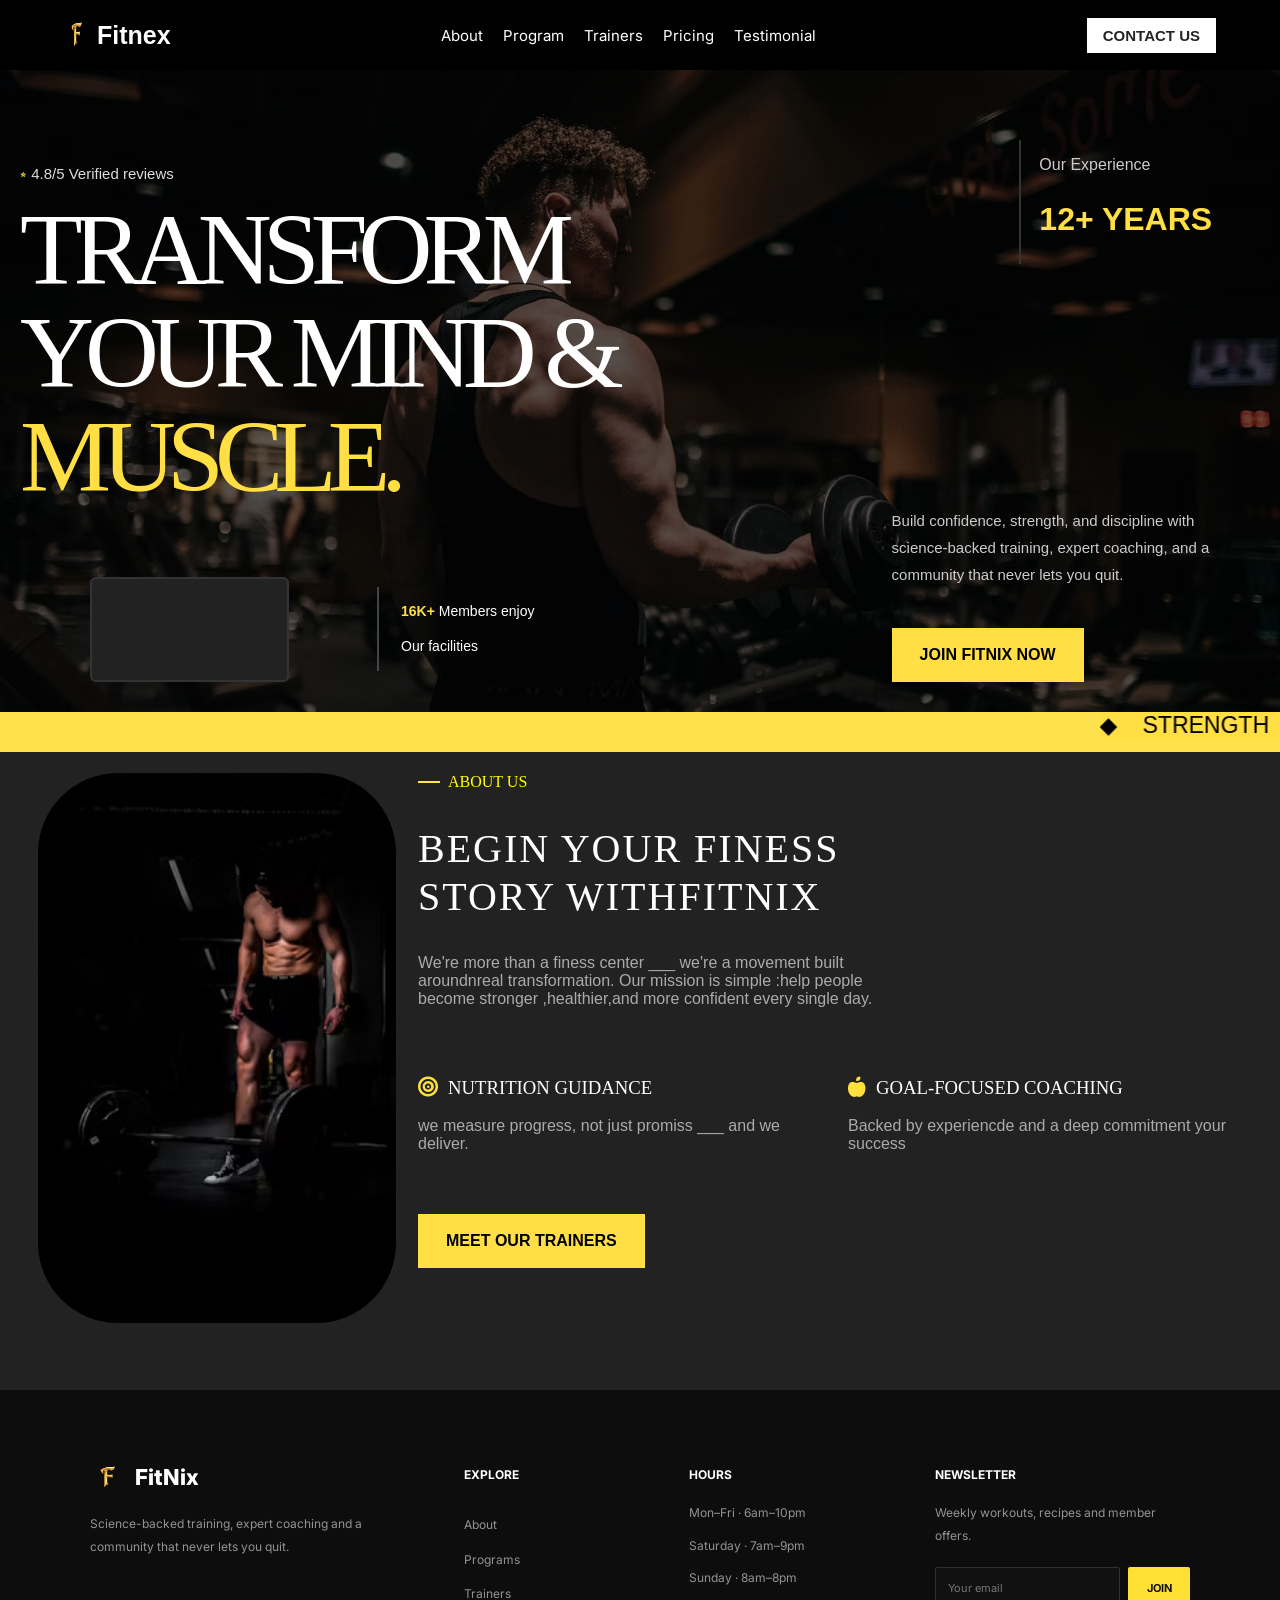
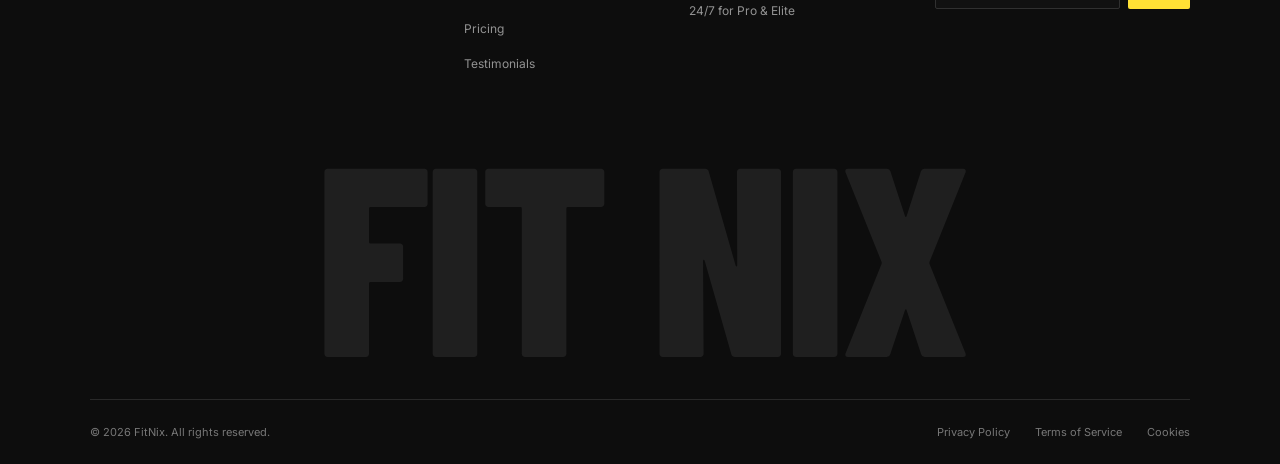
<file: index.html>
<!DOCTYPE html>
<html lang="en">

<head>
    <meta charset="UTF-8">
    <meta name="viewport" content="width=device-width, initial-scale=1.0">
    <meta name="description" content="Fitnex, salle de sport Mix à Casablanca : musculation avec des coachs diplômés. Réservez votre cours d'essai gratuit.">
    <title>FITNIX | Fitness Gym & Personal Training</title>
    <link rel="stylesheet" href="style.css">
    <link href="https://fonts.googleapis.com/css2?family=Barlow+Condensed:wght@400;500;600;700;800&display=swap" rel="stylesheet">
    <link rel="stylesheet" href="https://cdnjs.cloudflare.com/ajax/libs/font-awesome/6.7.2/css/all.min.css">

</head>

<body>
    <header class="navbar">

        <a href="index.html" class="logo">
            <img src="image/logo.png" alt="logo">
            Fitnex
        </a>

        <input type="checkbox" id="menu-toggle">

        <label for="menu-toggle" class="menu-icon">
            ☰
        </label>

        <nav class="menu">
            <label for="menu-toggle" class="close-menu">×</label>

            <a href="index.html" class="lien-actif">About</a>
            <a href="programs.html">Program</a>
            <a href="galleryH.html">Trainers</a>
            <a href="pricing.html">Pricing</a>
            <a href="testimonial.html">Testimonial</a>
            <a href="contact-us.html" class="mobile-contact">CONTACT US</a>
        </nav>

        <a href="contact-us.html" class="contact-btn">
            <div class="bt">CONTACT US</div>
        </a>

    </header>
    <main>

        <div class="left-content">

            <p class="reviews">


                <span>&#11090</span> 4.8/5 Verified reviews
            </p>

            <h1>
                TRANSFORM<br>
                YOUR MIND &<br>
                <span>MUSCLE.</span>
            </h1>

            <div class="members">

                <div class="video-box" width="15px" height="10px" controls>

                    <video autoplay muted loop>
                        <source src="image/New Class_ Lift(MP4).mp4.mp4" type="video/mp4">
                    </video>
                </div>


                <div class="members-info">
                    <p><strong>16K+</strong> Members enjoy</p>
                    <p>Our facilities</p>
                </div>

            </div>
        </div>

        <div class="experience">
            <p>Our Experience</p>
            <h2>12+ YEARS</h2>
        </div>

        <div class="right-content">
            <p>
                Build confidence, strength, and discipline with
                science-backed training, expert coaching, and a
                community that never lets you quit.
            </p>

            <a href="" class="join-btn">JOIN FITNIX NOW</a>
        </div>

        <section class="Ljaune">

            <marquee direction="left" scrollamount="10">

                <div class="sports-bar">

                    <span>&#9670</span>
                    <span> STRENGTH</span>
                    <span>&#9670</span>
                    <span>CARDIO</span>
                    <span>&#9670</span>
                    <span>HIIT</span>
                    <span>&#9670</span>
                    <span>BOXING</span>
                    <span>&#9670</span>
                    <span>MOBILITY</span>
                    <span>&#9670</span>
                    <span>NUTRITION</span>
                    <span>&#9670</span>
                    <span>COACHING</span>
                    <span>&#9670</span>
                    <span>COMMUNITY</span>
                    <span>&#9670</span>
                    <span>STRENGTH</span>
                </div>
            </marquee>
        </section>
    </main>



    <section class="about">

        <div class="imag"><img src="image/d110d09faf867289132a13a6fe7e2d3a4162312c.jpg" alt="musculation" width="500px"
                height="500px"></div>

        <div class="cnt">
            <p class="ligne"> ABOUT US</p>

            <h1>BEGIN YOUR FINESS <br>
                STORY WITHFITNIX</h1>

            <p class="descrip">We're more than a finess center ___ we're a movement built aroundnreal transformation.

                Our mission is simple :help people become stronger ,healthier,and more confident every
                single day.
            </p>
            <div class="part">

                <div class="fir">

                    <h3><i class="fa-solid fa-bullseye"></i>NUTRITION GUIDANCE </h3>
                    <P>we measure progress, not just promiss ___ and we deliver. </P>

                </div>

                <div class="seco">


                    <h3> <i class="fa-solid fa-apple-whole"></i>GOAL-FOCUSED COACHING </h3>
                    <P>Backed by experiencde and a deep commitment your success</P>
                </div>
            </div>
            <button type="button" class="join-btn">MEET OUR TRAINERS </button>

        </div>

    </section>
    <footer>
        <div class="footer">
            <div class="footer-one">
                <div class="footer-logo">
                    <img src="./image/logo.png" alt="logo" width="80px" height="80px">
                    <h1>FitNix</h1>
                </div>
                <div class="footer-one-p">
                    <p>Science-backed training, expert coaching and a community that never lets you quit.</p>
                </div>
            </div>
            <div>
                <h3>EXPLORE</h3>
                <a href="index.html"><p>About</p></a>
                <a href="programs.html"><p>Programs</p></a>
                <a href="galleryH.html"><p>Trainers</p></a>
                <a href="pricing.html"><p>Pricing</p></a>
                <a href="testimonial.html"><p>Testimonials</p></a>
            </div>
            <div>
                <h3>Hours</h3>
                <p>Mon–Fri · 6am–10pm</p>
                <p>Saturday · 7am–9pm</p>
                <p>Sunday · 8am–8pm</p>
                <p>24/7 for Pro & Elite</p>
            </div>
            <div>
                <h3>Newsletter</h3>
                <p>Weekly workouts, recipes and member offers.</p>
                <div class="footer-form">
                    <div>
                        <form>
                            <input type="email" placeholder="Your email" id="footer-inp">
                        </form>
                    </div>
                    <div>
                        <button type="submit" id="footer-btn">JOIN</button>
                    </div>
                </div>
            </div>
        </div>
        <div>
            <center>
                <h1 class="big-fitnix">FIT NIX</h1>
            </center>
        </div>
        <div class="line"></div>
        <div class="footer-tree">
            <div>
                <p>© 2026 FitNix. All rights reserved.</p>   
            </div>
            <div class="footer-tree-last">
                <p>Privacy Policy</p>
                <p>Terms of Service</p>
                <p>Cookies</p>
            </div>
        </div>
    </footer>
</body>

</html>
</file>
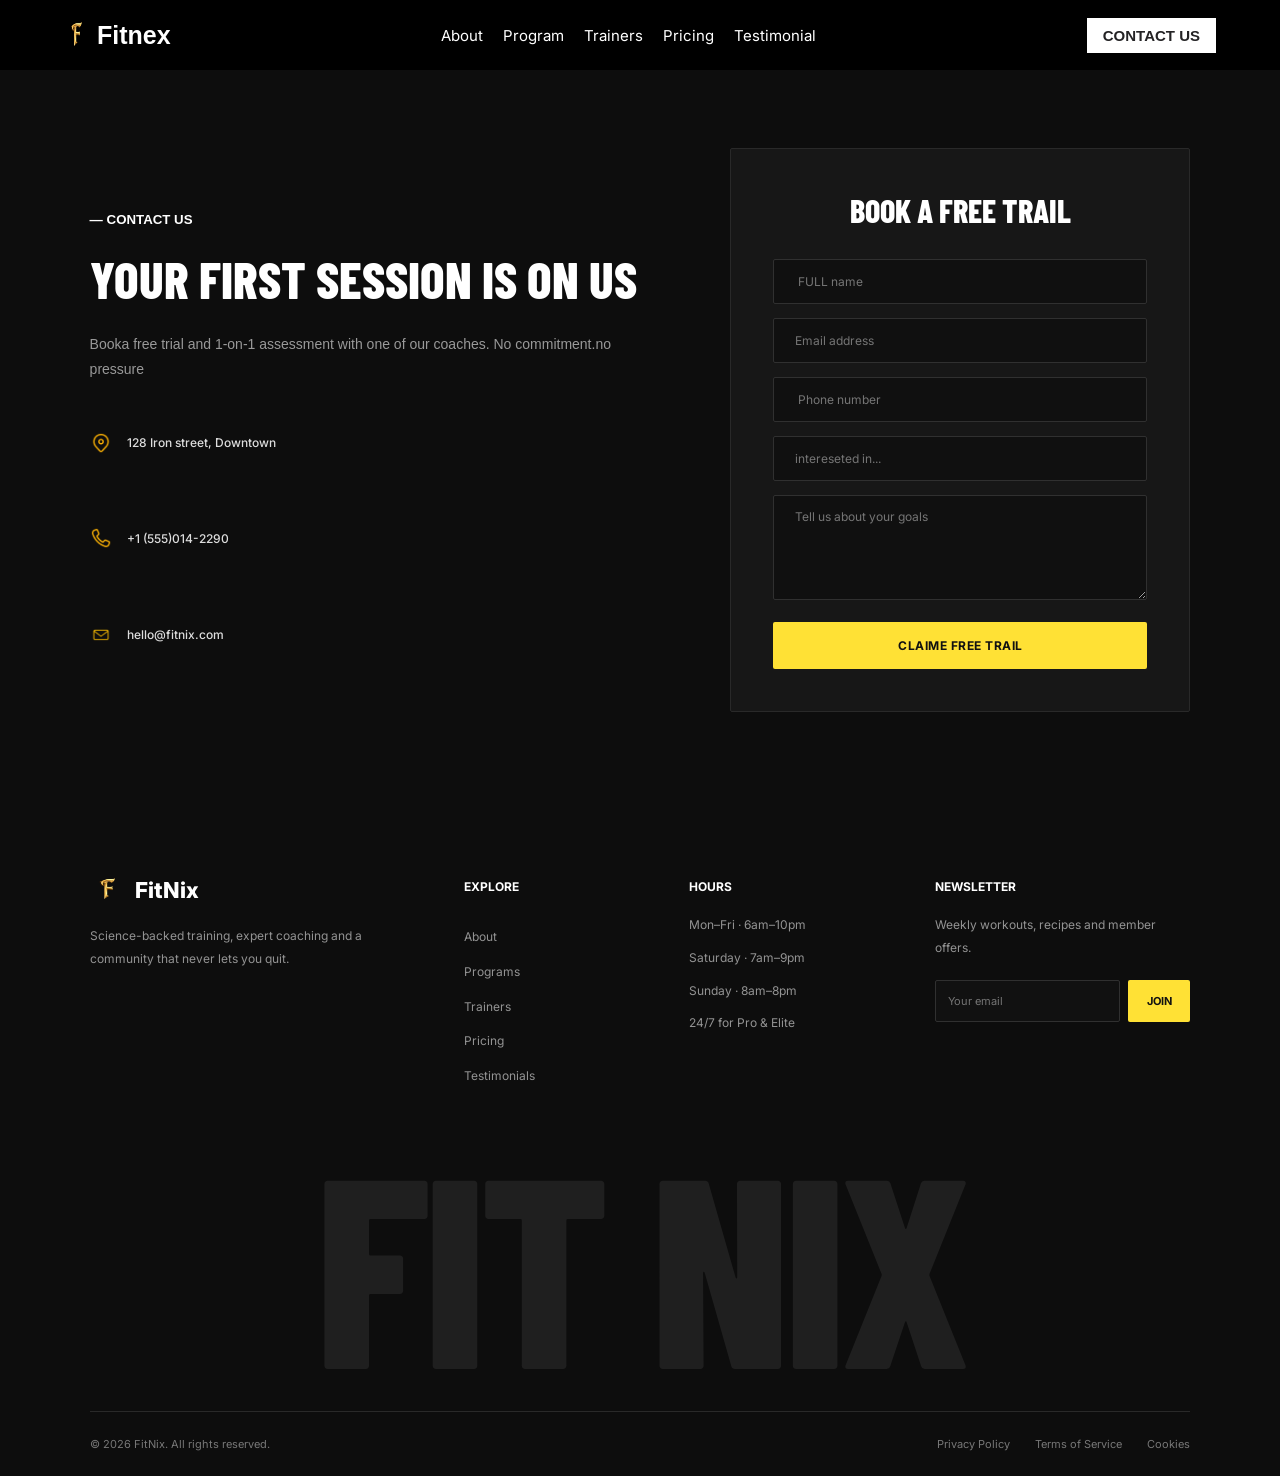
<file: contact-us.html>
<!DOCTYPE html>
<html lang="en">

<head>
    <meta charset="UTF-8">
    <meta name="viewport" content="width=device-width, initial-scale=1.0">
    <meta name="description" content="Fitnex, salle de sport Mix à Casablanca : musculation avec des coachs diplômés. Réservez votre cours d'essai gratuit.">
    <link rel="stylesheet" href="style.css">
    <title>Contact FITNIX | Book Your Free Gym Trial</title>
</head>

<body>
    <<header class="navbar">

        <a href="index.html" class="logo">
            <img src="image/logo.png" alt="logo">
            Fitnex
        </a>

        <input type="checkbox" id="menu-toggle">

        <label for="menu-toggle" class="menu-icon">
            ☰
        </label>

        <nav class="menu">
            <label for="menu-toggle" class="close-menu"></label>

            <a href="index.html" class="lien-actif">About</a>
            <a href="programs.html">Program</a>
            <a href="galleryH.html">Trainers</a>
            <a href="pricing.html">Pricing</a>
            <a href="testimonial.html">Testimonial</a>
            <a href="contact-us.html" class="mobile-contact">CONTACT US</a>
        </nav>

        <a href="contact-us.html" class="contact-btn">
            <div class="bt">CONTACT US</div>
        </a>

    </header>
    <main>

        <section>
            <div class="section">
                <div class="information">
                    <h5 id="h5">— CONTACT US</h5>
                    <h1 class="h1">YOUR FIRST SESSION IS ON US</h1>
                    <p>Booka free trial and 1-on-1 assessment with one of our coaches. No commitment.no pressure</p>

                    <div class="icons">
                        <img src="image/icon-location.png" alt="icon of location" class="img" width="30px"
                            height="30px">
                        <h6>128 Iron street, Downtown</h6>
                    </div>
                    <div class="icons">
                        <img src="./image/icon-telephone.png" alt="icon of phone" class="img" width="20px"
                            height="20px">
                        <h6>+1 (555)014-2290</h6>
                    </div>
                    <div class="icons">
                        <img src="./image/icon-mail.png" alt="icon of mail" class="img" width="20px" height="20px">
                        <h6>hello@fitnix.com</h6>
                    </div>
                </div>
                <div class="formular">
                    <center>
                        <div>
                            <h1>BOOK A FREE TRAIL</h1>
                            <form action="https://formspree.io/f/mnjapegp" method="POST">
                                <input type="text" name="full-name" class="inp" placeholder="   FULL name" required>
                                <input type="email" name="email-addr" class="inp" placeholder="  Email address" required>
                                <input type="number" name="number" class="inp" placeholder="   Phone number" required>
                                <input type="text" name="interest" class="inp" placeholder="  intereseted in..." required>
                                <textarea type="text" id="textarea" width="250px" row="25" name="message"
                                    placeholder="  Tell us about your goals" required></textarea>
                                <button type="submit" value="send" class="btn"> CLAIME FREE TRAIL </button>
                            </form>
                        </div>
                    </center>
                </div>
            </div>
        </section>
    </main>
    <footer>
        <div class="footer">
            <div class="footer-one">
                <div class="footer-logo">
                    <img src="./image/logo.png" alt="logo" width="80px" height="80px">
                    <h1>FitNix</h1>
                </div>
                <div class="footer-one-p">
                    <p>Science-backed training, expert coaching and a community that never lets you quit.</p>
                </div>
            </div>
            <div>
                <h3>EXPLORE</h3>
                <a href="index.html"><p>About</p></a>
                <a href="programs.html"><p>Programs</p></a>
                <a href="trainers.html"><p>Trainers</p></a>
                <a href="pricing.html"><p>Pricing</p></a>
                <a href="testimonial.html"><p>Testimonials</p></a>
            </div>
            <div>
                <h3>Hours</h3>
                <p>Mon–Fri · 6am–10pm</p>
                <p>Saturday · 7am–9pm</p>
                <p>Sunday · 8am–8pm</p>
                <p>24/7 for Pro & Elite</p>
            </div>
            <div>
                <h3>Newsletter</h3>
                <p>Weekly workouts, recipes and member offers.</p>
                <div class="footer-form">
                    <div>
                        <form>
                            <input type="email" placeholder="Your email" id="footer-inp">
                        </form>
                    </div>
                    <div>
                        <button type="submit" id="footer-btn">JOIN</button>
                    </div>
                </div>
            </div>
        </div>
        <div>
            <center>
                <h1 class="big-fitnix">FIT NIX</h1>
            </center>
        </div>
        <div class="line"></div>
        <div class="footer-tree">
            <div>
                <p>© 2026 FitNix. All rights reserved.</p>   
            </div>
            <div class="footer-tree-last">
                <p>Privacy Policy</p>
                <p>Terms of Service</p>
                <p>Cookies</p>
            </div>
        </div>
    </footer>
</body>

</html>
</file>
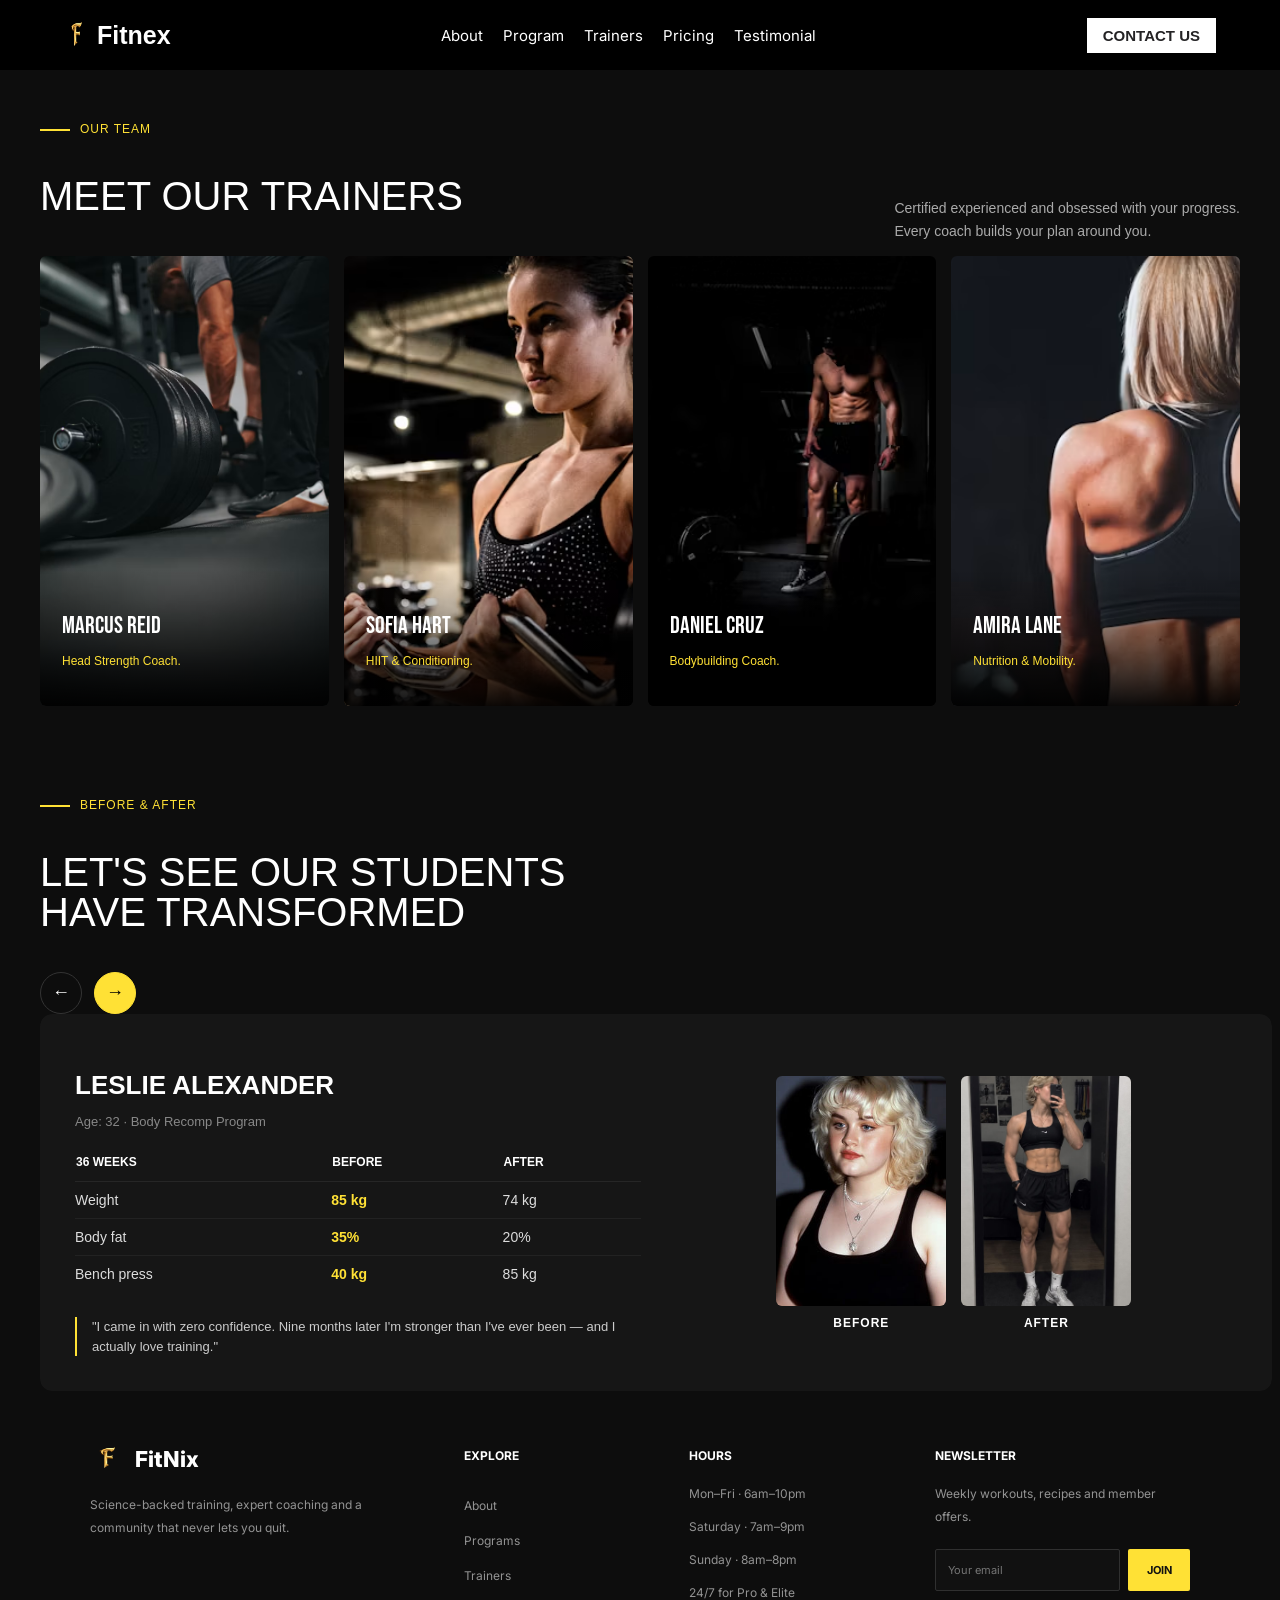
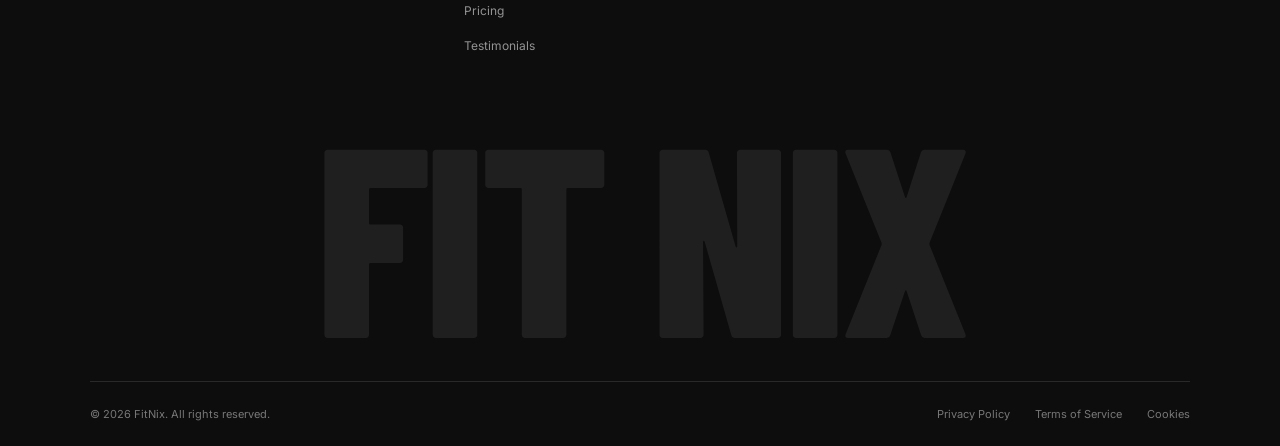
<file: galleryH.html>
<!DOCTYPE html>
<html lang="en">
<head>
    <meta charset="UTF-8">
    <meta name="viewport" content="width=device-width, initial-scale=1.0">
    <meta name="description"content="Gallery de Fitnex, les coatches et notre trainees resultats avec before and after photos.">
    <title>Expert Personal Trainers & Fitness Coaches | FITNIX</title>
    <link href="https://fonts.googleapis.com/css2?family=Bebas+Neue&family=Inter:wght@400;600&display=swap" rel="stylesheet">
    <link rel="stylesheet" href="style.css">
    <link href="https://fonts.googleapis.com/css2?family=Barlow+Condensed:wght@400;500;600;700;800&display=swap" rel="stylesheet">
</head>
<body>

   <header class="navbar">

        <a href="index.html" class="logo">
            <img src="image/logo.png" alt="logo">
            Fitnex
        </a>

        <input type="checkbox" id="menu-toggle">

        <label for="menu-toggle" class="menu-icon">
            ☰
        </label>

        <nav class="menu">
            <label for="menu-toggle" class="close-menu">×</label>

            <a href="index.html" class="lien-actif">About</a>
            <a href="programs.html">Program</a>
            <a href="galleryH.html">Trainers</a>
            <a href="pricing.html">Pricing</a>
            <a href="testimonial.html">Testimonial</a>
            <a href="contact-us.html" class="mobile-contact">CONTACT US</a>
        </nav>

        <a href="contact-us.html" class="contact-btn">
            <div class="bt">CONTACT US</div>
        </a>

    </header>

    <section class="gallery">

        <p class="section-label">Gallery</p>

        <section class="gallery-header">
            <div>
                <p class="eyebrow">OUR TEAM</p>
                <h1>MEET OUR TRAINERS</h1>
            </div>

            <p class="intro">Certified experienced and obsessed with your progress.<br>Every coach builds your plan around you.</p>
            
        </section>

        <section class="gallery-grid">

            <article class="gallery-card">
                 <img src="image\photo-1605490855119-94921710a47f (1).avif" alt="picture of MARCUS REID, Head Strength Coach">
           
                <div class="gallery-content">
                    <h2>MARCUS REID</h2>
                    <p>Head Strength Coach.</p>
                </div>
            </article>

            <article class="gallery-card">
                <img src="image\photo-1574680088814-c9e8a10d8a4d.avif" alt="picture of SOFIA HART, HIIT &amp; Conditioning.">
            
                <div class="gallery-content">
                    <h2>SOFIA HART</h2>
                    <p>HIIT &amp; Conditioning.</p>
                </div>
            </article>

            <article class="gallery-card">
                  <img src="image\photo-1605296867724-fa87a8ef53fd.avif" alt="picture of DANIEL CRUZ, Bodybuilding Coach.">
                <div class="gallery-content">
                    <h2>DANIEL CRUZ</h2>
                    <p>Bodybuilding Coach.</p>
                </div>
            </article>

            <article class="gallery-card">
                       <img src="image\photo-1434682881908-b43d0467b798.avif" alt="picture of AMIRA LANE, Nutrition &amp; Mobility.">
                <div class="gallery-content">
                    <h2>AMIRA LANE</h2>
                    <p>Nutrition &amp; Mobility.</p>
                </div>
            </article>

        </section>
        <section class="gallery-before-and-after">
           <div>
            <div>
                <p class="eyebrow">BEFORE & AFTER</p>
                <h1>LET'S SEE OUR STUDENTS<br>HAVE TRANSFORMED</h1>
            </div>
            <div class="nav-btns">
                <a href="#slide-1" class="nav-btn">&larr;</a>
                <a href="#slide-2" class="nav-btn active">&rarr;</a>
            </div>

            
    <div class="carousel-container">
      
      <div class="card" id="slide-1">
        <div class="card-info">
          <h2 class="name">LESLIE ALEXANDER</h2>
          <p class="subtitle">Age: 32 · Body Recomp Program</p>

          <table class="stats-table">
            <thead>
              <tr>
                <th>36 WEEKS</th>
                <th>BEFORE</th>
                <th>AFTER</th>
              </tr>
            </thead>
            <tbody>
              <tr>
                <td>Weight</td>
                <td class="highlight">85 kg</td>
                <td>74 kg</td>
              </tr>
              <tr>
                <td>Body fat</td>
                <td class="highlight">35%</td>
                <td>20%</td>
              </tr>
              <tr>
                <td>Bench press</td>
                <td class="highlight">40 kg</td>
                <td>85 kg</td>
              </tr>
            </tbody>
          </table>

          <div class="quote">
            "I came in with zero confidence. Nine months later I'm stronger than I've ever been — and I actually love training."
          </div>
        </div>

        <div class="card-media">
          <div class="img-wrapper">
            <div class="image-box">
              <img src="image/1.jfif" alt="Before photo of LESLIE ALEXANDER">
            </div>
            <span class="img-label">BEFORE</span>
          </div>
          <div class="img-wrapper">
            <div class="image-box">
              <img src="image/2.jfif" alt="After photo of LESLIE ALEXANDER">
            </div>
            <span class="img-label">AFTER</span>
          </div>
        </div>
      </div>

      <div class="card" id="slide-2">
        <div class="card-info">
          <h2 class="name">SARAH JENKINS</h2>
          <p class="subtitle">Age: 28 · Fat Loss Program</p>

          <table class="stats-table">
            <thead>
              <tr>
                <th>24 WEEKS</th>
                <th>BEFORE</th>
                <th>AFTER</th>
              </tr>
            </thead>
            <tbody>
              <tr>
                <td>Weight</td>
                <td class="highlight">70 kg</td>
                <td>58 kg</td>
              </tr>
              <tr>
                <td>Body fat</td>
                <td class="highlight">30%</td>
                <td>18%</td>
              </tr>
              <tr>
                <td>Bench press</td>
                <td class="highlight">25 kg</td>
                <td>50 kg</td>
              </tr>
            </tbody>
          </table>

          <div class="quote">
            "The program completely changed my relationship with food and fitness! I feel stronger every day."
          </div>
        </div>

        <div class="card-media">
          <div class="img-wrapper">
            <div class="image-box">
              <img src="image/3.jfif" alt="Before photo of SARAH JENKINS">
            </div>
            <span class="img-label">BEFORE</span>
          </div>
          <div class="img-wrapper">
            <div class="image-box">
              <img src="image/4.jfif" alt="After photo of SARAH JENKINS">
            </div>
            <span class="img-label">AFTER</span>
          </div>
        </div>
      </div>

    </div>
  </div>



          </div>  
           
        </section>


        
    </section>
<footer>
        <div class="footer">
            <div class="footer-one">
                <div class="footer-logo">
                    <img src="./image/logo.png" alt="logo" width="80px" height="80px">
                    <h1>FitNix</h1>
                </div>
                <div class="footer-one-p">
                    <p>Science-backed training, expert coaching and a community that never lets you quit.</p>
                </div>
            </div>
            <div>
                <h3>EXPLORE</h3>
                <a href="index.html"><p>About</p></a>
                <a href="programs.html"><p>Programs</p></a>
                <a href="galleryH.html"><p>Trainers</p></a>
                <a href="pricing.html"><p>Pricing</p></a>
                <a href="testimonial.html"><p>Testimonials</p></a>
            </div>
            <div>
                <h3>Hours</h3>
                <p>Mon–Fri · 6am–10pm</p>
                <p>Saturday · 7am–9pm</p>
                <p>Sunday · 8am–8pm</p>
                <p>24/7 for Pro & Elite</p>
            </div>
            <div>
                <h3>Newsletter</h3>
                <p>Weekly workouts, recipes and member offers.</p>
                <div class="footer-form">
                    <div>
                        <form>
                            <input type="email" placeholder="Your email" id="footer-inp">
                        </form>
                    </div>
                    <div>
                        <button type="submit" id="footer-btn">JOIN</button>
                    </div>
                </div>
            </div>
        </div>
        <div>
            <center>
                <h1 class="big-fitnix">FIT NIX</h1>
            </center>
        </div>
        <div class="line"></div>
        <div class="footer-tree">
            <div>
                <p>© 2026 FitNix. All rights reserved.</p>   
            </div>
            <div class="footer-tree-last">
                <p>Privacy Policy</p>
                <p>Terms of Service</p>
                <p>Cookies</p>
            </div>
        </div>
    </footer>
</body>
</html>
</file>
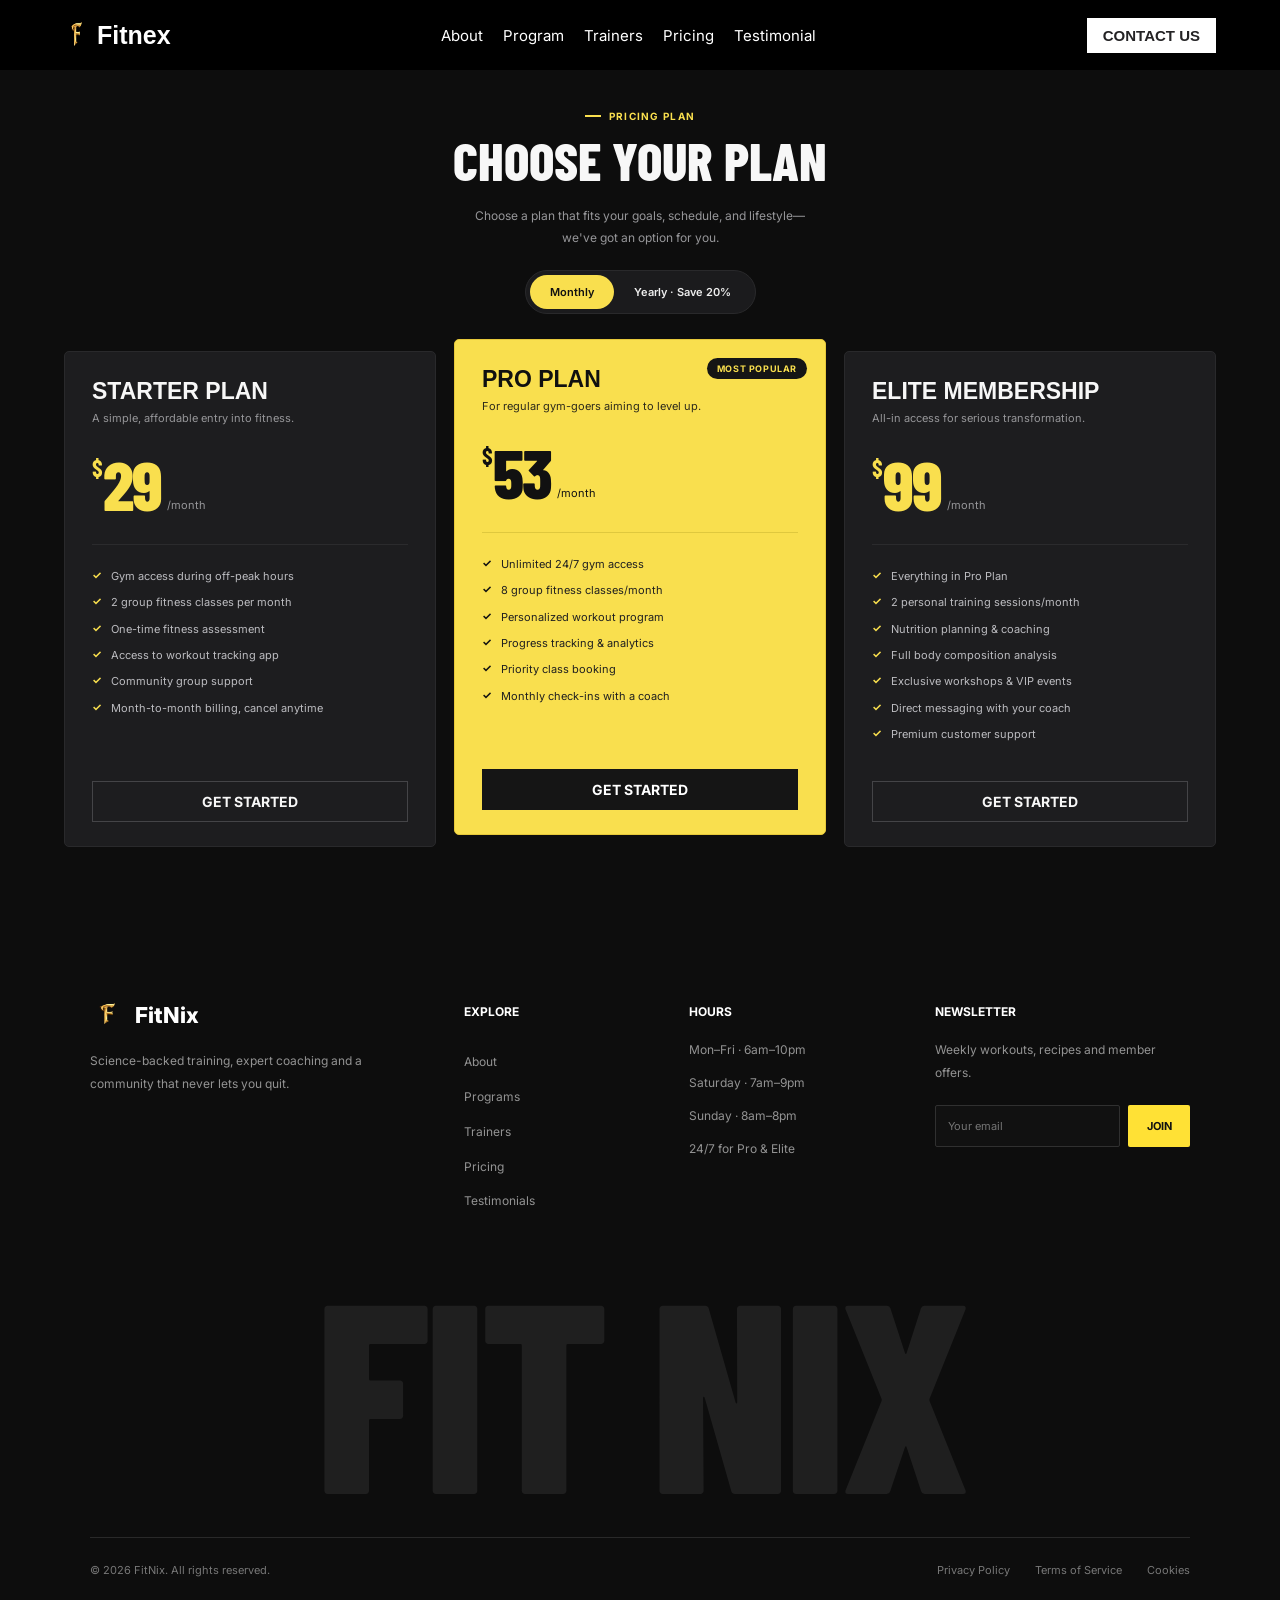
<file: pricing.html>
<!DOCTYPE html>
<html lang="en">
<head>
  <meta charset="UTF-8">
  <meta name="viewport" content="width=device-width, initial-scale=1.0">
  <meta name="description" content="Fitnex, salle de sport Mix à Casablanca : musculation avec des coachs diplômés. Réservez votre cours d'essai gratuit.">
  <title>Gym Membership Plans & Pricing | FITNIX</title>
  <link href="https://fonts.googleapis.com/css2?family=Barlow+Condensed:wght@400;500;600;700;800&display=swap" rel="stylesheet">
  <link href="https://fonts.googleapis.com/css2?family=Barlow+Condensed:wght@600;700;800&family=Inter:wght@400;500;600;700&display=swap" rel="stylesheet">

  <link rel="stylesheet" href="style.css">
</head>

<body>
    <header class="navbar">

        <a href="index.html" class="logo">
            <img src="image/logo.png" alt="logo">
            Fitnex
        </a>

        <input type="checkbox" id="menu-toggle">

        <label for="menu-toggle" class="menu-icon">
            ☰
        </label>

        <nav class="menu">
            <label for="menu-toggle" class="close-menu">×</label>

            <a href="index.html" class="lien-actif">About</a>
            <a href="programs.html">Program</a>
            <a href="galleryH.html">Trainers</a>
            <a href="pricing.html">Pricing</a>
            <a href="testimonial.html">Testimonial</a>
            <a href="contact-us.html" class="mobile-contact">CONTACT US</a>
        </nav>

        <a href="contact-us.html" class="contact-btn">
            <div class="bt">CONTACT US</div>
        </a>

    </header>
  <main class="pricing">

    <header class="pricing-header">
      <p class="eyebrow">
        <span></span> PRICING PLAN
      </p>

      <h1>CHOOSE YOUR PLAN</h1>

      <p class="intro">
        Choose a plan that fits your goals, schedule, and lifestyle—
        <br class="desktop-break">
        we've got an option for you.
      </p>

      <div class="billing-switch">
        <button class="billing-btn active" type="button">Monthly</button>
        <button class="billing-btn" type="button">Yearly · Save 20%</button>
      </div>
    </header>


    <section class="plans" aria-label="Membership options">

      <article class="plan-card">
        <div class="plan-content">

          <h2>STARTER PLAN</h2>

          <p class="description">
            A simple, affordable entry into fitness.
          </p>

          <div class="price">
            <span class="currency">$</span>
            <span class="amount">29</span>
            <span class="period">/month</span>
          </div>

          <hr>

          <ul class="features">
            <li>Gym access during off-peak hours</li>
            <li>2 group fitness classes per month</li>
            <li>One-time fitness assessment</li>
            <li>Access to workout tracking app</li>
            <li>Community group support</li>
            <li>Month-to-month billing, cancel anytime</li>
          </ul>

        </div>

        <a class="cta" href="#contact">GET STARTED</a>
      </article>


      <article class="plan-card featured">

        <span class="popular">MOST POPULAR</span>

        <div class="plan-content">

          <h2>PRO PLAN</h2>

          <p class="description">
            For regular gym-goers aiming to level up.
          </p>

          <div class="price">
            <span class="currency">$</span>
            <span class="amount">53</span>
            <span class="period">/month</span>
          </div>

          <hr>

          <ul class="features">
            <li>Unlimited 24/7 gym access</li>
            <li>8 group fitness classes/month</li>
            <li>Personalized workout program</li>
            <li>Progress tracking &amp; analytics</li>
            <li>Priority class booking</li>
            <li>Monthly check-ins with a coach</li>
          </ul>

        </div>

        <a class="cta" href="#contact">GET STARTED</a>
      </article>


      <article class="plan-card">
        <div class="plan-content">

          <h2>ELITE MEMBERSHIP</h2>

          <p class="description">
            All-in access for serious transformation.
          </p>

          <div class="price">
            <span class="currency">$</span>
            <span class="amount">99</span>
            <span class="period">/month</span>
          </div>

          <hr>

          <ul class="features">
            <li>Everything in Pro Plan</li>
            <li>2 personal training sessions/month</li>
            <li>Nutrition planning &amp; coaching</li>
            <li>Full body composition analysis</li>
            <li>Exclusive workshops &amp; VIP events</li>
            <li>Direct messaging with your coach</li>
            <li>Premium customer support</li>
          </ul>

        </div>

        <a class="cta" href="#contact">GET STARTED</a>
      </article>

    </section>

  </main>
<footer>
        <div class="footer">
            <div class="footer-one">
                <div class="footer-logo">
                    <img src="./image/logo.png" alt="logo" width="80px" height="80px">
                    <h1>FitNix</h1>
                </div>
                <div class="footer-one-p">
                    <p>Science-backed training, expert coaching and a community that never lets you quit.</p>
                </div>
            </div>
            <div>
                <h3>EXPLORE</h3>
                <a href="index.html"><p>About</p></a>
                <a href="programs.html"><p>Programs</p></a>
                <a href="galleryH.html"><p>Trainers</p></a>
                <a href="pricing.html"><p>Pricing</p></a>
                <a href="testimonial.html"><p>Testimonials</p></a>
            </div>
            <div>
                <h3>Hours</h3>
                <p>Mon–Fri · 6am–10pm</p>
                <p>Saturday · 7am–9pm</p>
                <p>Sunday · 8am–8pm</p>
                <p>24/7 for Pro & Elite</p>
            </div>
            <div>
                <h3>Newsletter</h3>
                <p>Weekly workouts, recipes and member offers.</p>
                <div class="footer-form">
                    <div>
                        <form>
                            <input type="email" placeholder="Your email" id="footer-inp">
                        </form>
                    </div>
                    <div>
                        <button type="submit" id="footer-btn">JOIN</button>
                    </div>
                </div>
            </div>
        </div>
        <div>
            <center>
                <h1 class="big-fitnix">FIT NIX</h1>
            </center>
        </div>
        <div class="line"></div>
        <div class="footer-tree">
            <div>
                <p>© 2026 FitNix. All rights reserved.</p>   
            </div>
            <div class="footer-tree-last">
                <p>Privacy Policy</p>
                <p>Terms of Service</p>
                <p>Cookies</p>
            </div>
        </div>
    </footer>
</body>
</html>
</file>
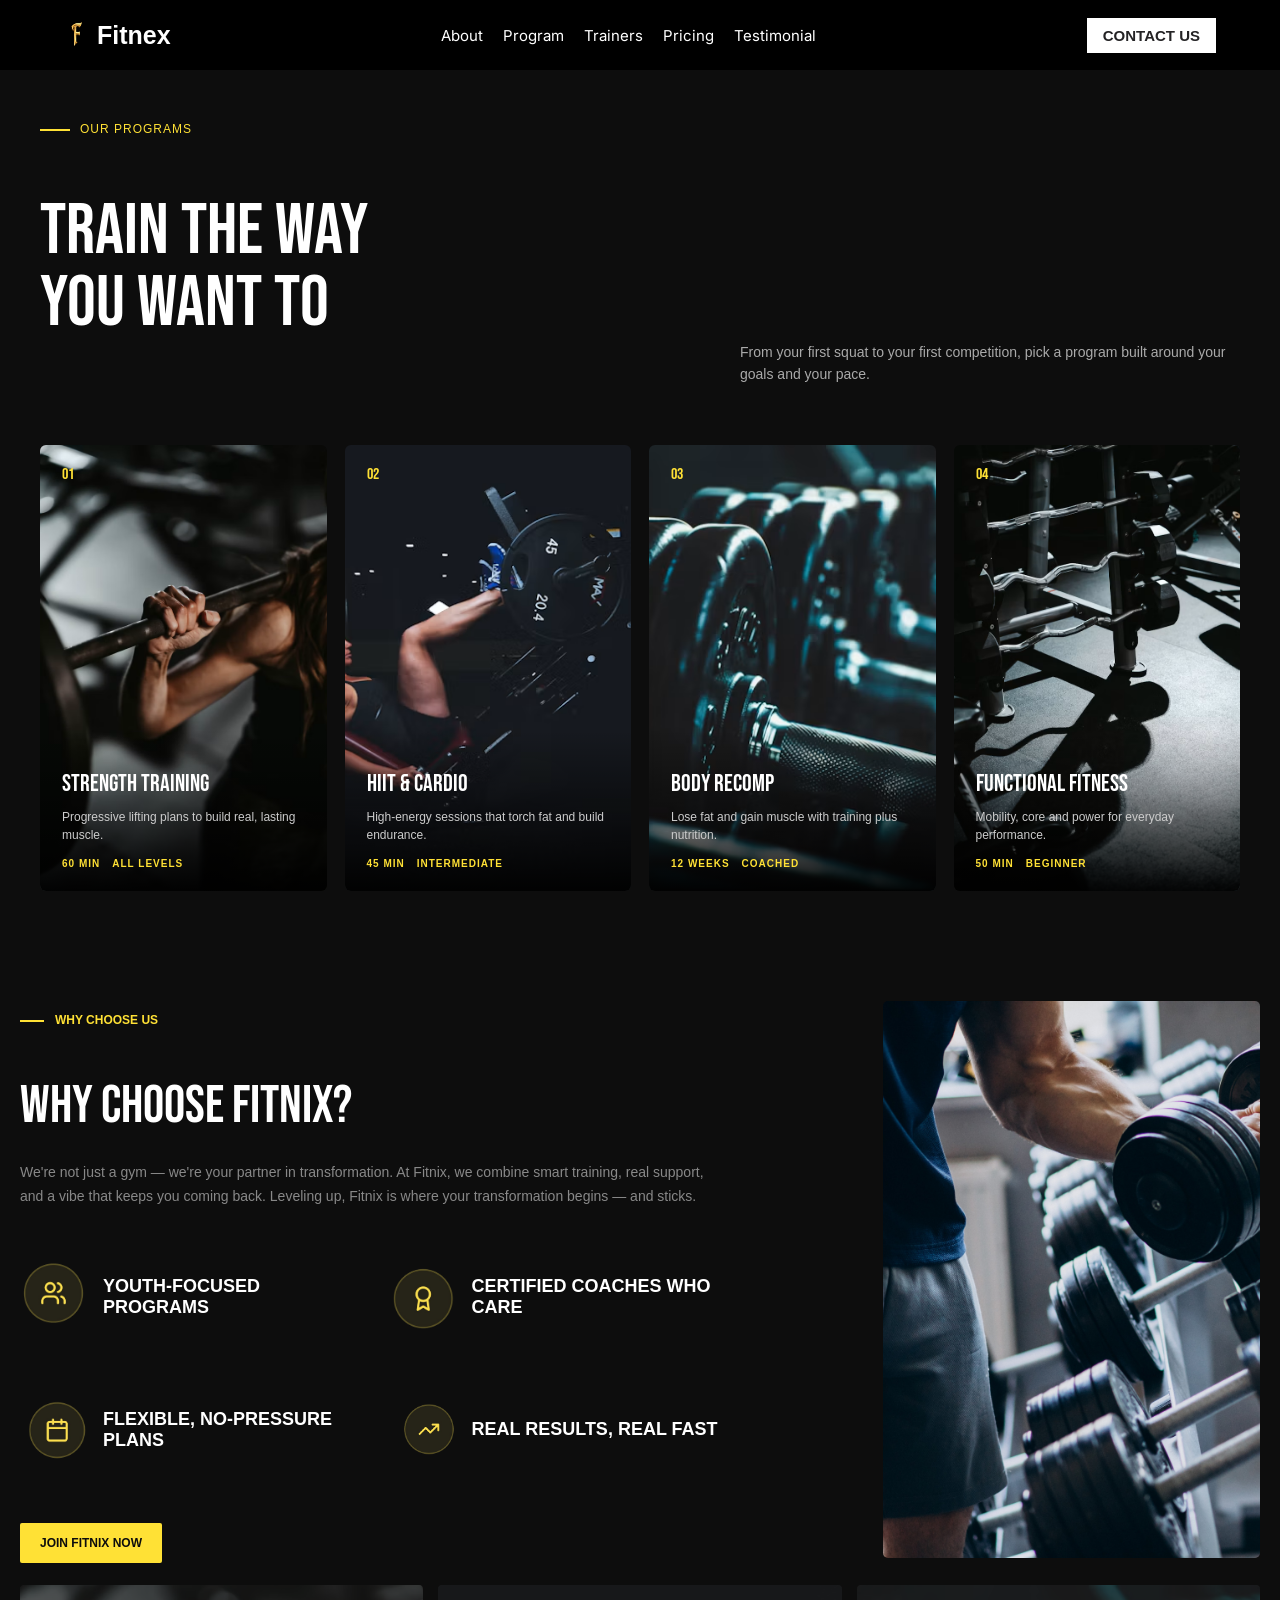
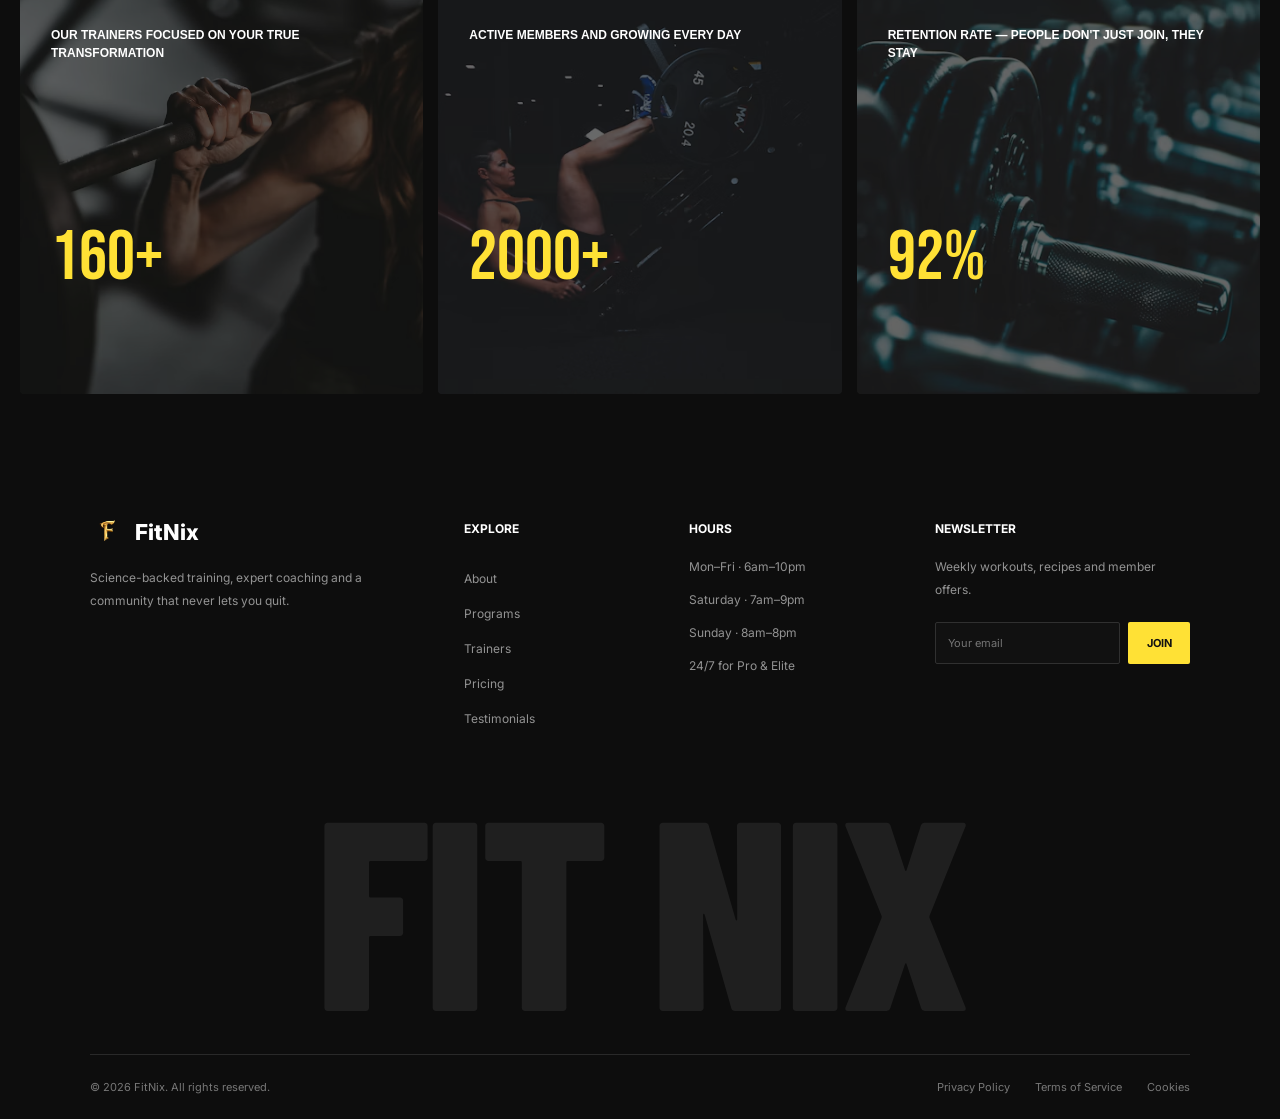
<file: programs.html>
<!DOCTYPE html>
<html lang="en">
<head>
    <meta charset="UTF-8">
    <meta name="viewport" content="width=device-width, initial-scale=1.0">
    <title>Workout Programs & Fitness Training | FITNIX</title>
    <meta name="description" content="Fitnex, salle de sport Mix à Casablanca : musculation avec des coachs diplômés. Réservez votre cours d'essai gratuit.">
    <link href="https://fonts.googleapis.com/css2?family=Bebas+Neue&family=Inter:wght@400;600&display=swap" rel="stylesheet">
    <link rel="stylesheet" href="style.css">
</head>

<body>

    <header class="navbar">

        <a href="index.html" class="logo">
            <img src="image/logo.png" alt="logo">
            Fitnex
        </a>

        <input type="checkbox" id="menu-toggle">

        <label for="menu-toggle" class="menu-icon">
            ☰
        </label>

        <nav class="menu">
            <label for="menu-toggle" class="close-menu"></label>

            <a href="index.html" class="lien-actif">About</a>
            <a href="programs.html">Program</a>
            <a href="galleryH.html">Trainers</a>
            <a href="pricing.html">Pricing</a>
            <a href="testimonial.html">Testimonial</a>
            <a href="contact-us.html" class="mobile-contact">CONTACT US</a>
        </nav>

        <a href="contact-us.html" class="contact-btn">
            <div class="bt">CONTACT US</div>
        </a>

    </header>
    <main>

        <section class="programs" id="programs">

            <section class="programs-header">
                <div>
                    <p class="myEyebrow">OUR PROGRAMS</p>
                    <h2>TRAIN THE WAY<br>YOU WANT TO</h2>
                </div>

                <p class="intro">
                    From your first squat to your first competition,
                    pick a program built around your goals and your pace.
                </p>
            </section>

            <section class="programs-grid">

                <article class="program-card">
                    <img src="image/pic1.avif" alt="Strength training">
                    <span class="number">01</span>

                    <div class="program-content">
                        <h2>STRENGTH TRAINING</h2>
                        <p>Progressive lifting plans to build real, lasting muscle.</p>
                        <div class="program-info">
                            <span>60 MIN</span>
                            <span>ALL LEVELS</span>
                        </div>
                    </div>
                </article>

                <article class="program-card">
                    <img src="image/pic2.avif" alt="HIIT and cardio workout">
                    <span class="number">02</span>

                    <div class="program-content">
                        <h2>HIIT &amp; CARDIO</h2>
                        <p>High-energy sessions that torch fat and build endurance.</p>
                        <div class="program-info">
                            <span>45 MIN</span>
                            <span>INTERMEDIATE</span>
                        </div>
                    </div>
                </article>

                <article class="program-card">
                    <img src="image/pic3.avif" alt="Body and Recomp">
                    <span class="number">03</span>

                    <div class="program-content">
                        <h2>BODY RECOMP</h2>
                        <p>Lose fat and gain muscle with training plus nutrition.</p>
                        <div class="program-info">
                            <span>12 WEEKS</span>
                            <span>COACHED</span>
                        </div>
                    </div>
                </article>

                <article class="program-card">
                    <img src="image/pic4.avif" alt="Functional fitness">
                    <span class="number">04</span>

                    <div class="program-content">
                        <h2>FUNCTIONAL FITNESS</h2>
                        <p>Mobility, core and power for everyday performance.</p>
                        <div class="program-info">
                            <span>50 MIN</span>
                            <span>BEGINNER</span>
                        </div>
                    </div>
                </article>

            </section>

        </section>

        <section class="about">

            <section class="why-fitnix">

                <div class="about-content">

                    <p class="eyebrow">WHY CHOOSE US</p>

                    <h1>WHY CHOOSE FITNIX?</h1>

                    <p class="about-intro">
                        We're not just a gym — we're your partner in transformation.
                        At Fitnix, we combine smart training, real support, and a vibe
                        that keeps you coming back. Leveling up, Fitnix is where your
                        transformation begins — and sticks.
                    </p>

                    <div class="benefits">

                        <p>
                            <span class="icon"><img src="image/emo1.png" alt=""></span>
                            YOUTH-FOCUSED PROGRAMS
                        </p>
                        <p>
                            <span class="icon"><img src="image/emo3.png" alt=""></span>
                            CERTIFIED COACHES WHO CARE
                        </p>
                        <p>
                            <span class="icon"><img src="image/emo2.png" alt=""></span>
                            FLEXIBLE, NO-PRESSURE PLANS
                        </p>
                        <p>
                            <span class="icon"><img src="image/emo4.png" alt=""></span>
                            REAL RESULTS, REAL FAST
                        </p>

                    </div>

                    <a href="#programs" class="join-button">
                        JOIN FITNIX NOW
                    </a>

                </div>

                <div class="about-image">
                    <img src="image/strong-man-training-gym.jpg" alt="Athlete training at Fitnix">
                </div>

            </section>

            <section class="statistics">

                <article class="stat-card">
                    <img src="image/pic1.avif" alt="">
                    <h2>OUR TRAINERS FOCUSED ON YOUR TRUE TRANSFORMATION</h2>
                    <p>160+</p>
                </article>

                <article class="stat-card">
                    <img src="image/pic2.avif" alt="">
                    <h2>ACTIVE MEMBERS AND GROWING EVERY DAY</h2>
                    <p>2000+</p>
                </article>

                <article class="stat-card">
                    <img src="image/pic3.avif" alt="">
                    <h2>RETENTION RATE — PEOPLE DON'T JUST JOIN, THEY STAY</h2>
                    <p>92%</p>
                </article>

            </section>

        </section>

    </main>
    <footer>
        <div class="footer">
            <div class="footer-one">
                <div class="footer-logo">
                    <img src="./image/logo.png" alt="logo" width="80px" height="80px">
                    <h1>FitNix</h1>
                </div>
                <div class="footer-one-p">
                    <p>Science-backed training, expert coaching and a community that never lets you quit.</p>
                </div>
            </div>
            <div>
                <h3>EXPLORE</h3>
                <a href="index.html"><p>About</p></a>
                <a href="programs.html"><p>Programs</p></a>
                <a href="galleryH.html"><p>Trainers</p></a>
                <a href="pricing.html"><p>Pricing</p></a>
                <a href="testimonial.html"><p>Testimonials</p></a>
            </div>
            <div>
                <h3>Hours</h3>
                <p>Mon–Fri · 6am–10pm</p>
                <p>Saturday · 7am–9pm</p>
                <p>Sunday · 8am–8pm</p>
                <p>24/7 for Pro & Elite</p>
            </div>
            <div>
                <h3>Newsletter</h3>
                <p>Weekly workouts, recipes and member offers.</p>
                <div class="footer-form">
                    <div>
                        <form>
                            <input type="email" placeholder="Your email" id="footer-inp">
                        </form>
                    </div>
                    <div>
                        <button type="submit" id="footer-btn">JOIN</button>
                    </div>
                </div>
            </div>
        </div>
        <div>
            <center>
                <h1 class="big-fitnix">FIT NIX</h1>
            </center>
        </div>
        <div class="line"></div>
        <div class="footer-tree">
            <div>
                <p>© 2026 FitNix. All rights reserved.</p>   
            </div>
            <div class="footer-tree-last">
                <p>Privacy Policy</p>
                <p>Terms of Service</p>
                <p>Cookies</p>
            </div>
        </div>
    </footer>
    <body>
</html>
</file>
<file: style.css>
@import url('https://fonts.googleapis.com/css2?family=Barlow+Condensed:wght@400;500;600;700;800&family=Bebas+Neue&family=Inter:wght@400;500;600;700&display=swap');

:root {
    --yellow: #ffe135;
}

* {
    box-sizing: border-box;
}

html {
    scroll-behavior: smooth;
}

body {
    margin: 0;
    background-color: #222;
    color: white;
    font-family: 'Franklin Gothic Medium', 'Arial Narrow', Arial, sans-serif;
}

.navbar {
    display: flex;
    justify-content: space-between;
    align-items: center;
    padding: 15px 5%;
    position: fixed;
    top: 0;
    left: 0;
    width: 100%;
    z-index: 1000;
    background-color: black;
}

.logo {
    display: flex;
    align-items: center;
    gap: 8px;
    color: white;
    text-decoration: none;
    font-size: 25px;
    font-weight: bold;
    flex-shrink: 0;
}

.logo img {
    width: 25px;
    height: 40px;
}

.menu {
    display: flex;
    align-items: center;
    gap: 20px;
    margin: 0 auto;
}

.menu a {
    color: white;
    text-decoration: none;
    font-size: 15px;
    font-family: 'Inter', Arial, sans-serif;
}

.menu a:hover {
    color: #ffd700;
}

.contact-btn {
    display: inline-block;
    background-color: white;
    color: #242325;
    padding: 9px 16px;
    text-decoration: none;
    font-size: 15px;
    font-weight: bold;
    transition: 0.3s ease;
}

.contact-btn:hover {
    background-color: #ffe14d;
    box-shadow: 0 0 15px rgba(255, 223, 62, 0.8);
    transform: translateY(-3px);
}

.bt {
    position: static;
}

#menu-toggle,
.menu-icon,
.close-menu,
.mobile-contact {
    display: none;
}

@keyframes apparaitre {
    from {
        opacity: 0;
        transform: scale(0.9);
    }

    to {
        opacity: 1;
        transform: scale(1);
    }
}

@keyframes entrer {
    from {
        opacity: 0;
        transform: translateY(30px);
    }

    to {
        opacity: 1;
        transform: translateY(0);
    }
}

main:has(.left-content) {
    background-image:
        linear-gradient(rgba(0, 0, 0, 0.6), rgba(0, 0, 0, 0.6)),
        url("image/e1becd020e5273b9aedfb2f35d9d00b9e3780aa6.jpg");
    background-repeat: no-repeat;
    background-position: top center;
    background-size: cover;
    position: relative;
    min-height: 100px;
    padding-top: 80px;
}

.left-content {
    width: 55%;
    position: relative;
    bottom: -70px;
    left: 20px;
}

.reviews {
    color: #ddd;
    font-size: 15px;
}

.reviews p {
    margin: 0;
}

.reviews span {
    color: #ffdf43;
}

.left-content h1 {
    font-size: clamp(65px, 8vw, 110px);
    line-height: 1.01;
    letter-spacing: -9px;
    font-family: Cambria, Cochin, Georgia, Times, serif;
    margin-top: 0;
    font-weight: 400;
    animation: entrer 6s ease-out;
}

.left-content h1 span {
    color: #ffdf43;
}

.members {
    display: flex;
    align-items: center;
    gap: 88px;
    margin-top: 45px;
    margin-left: 70px;
}

.video-box {
    width: 199px;
    height: 105px;
    border: 2px solid #333;
    border-radius: 6px;
    background-color: #222;
    display: flex;
    justify-content: center;
    align-items: center;
    overflow: hidden;
}

.video-box video {
    width: 100%;
    height: 100%;
    object-fit: cover;
}

.play-btn {
    width: 44px;
    height: 44px;
    border: none;
    border-radius: 50%;
    background-color: #ffdf43;
    color: black;
    cursor: pointer;
}

.members-info {
    border-left: 2px solid #444;
    padding-left: 22px;
    font-size: 14px;
    line-height: 1.5;
}

.members-info strong {
    color: #ffdf43;
}

.experience {
    position: absolute;
    top: 140px;
    right: 5.3%;
    border-left: 2px solid #333;
    padding-left: 18px;
}

.experience p {
    color: #ccc;
    margin-bottom: 12px;
}

.experience h2 {
    color: #ffdf43;
    font-size: 32px;
}

.right-content {
    position: absolute;
    right: 3%;
    bottom: 70px;
    width: 350px;
}

.right-content p {
    color: #ccc;
    font-size: 15px;
    line-height: 1.8;
    margin-bottom: 40px;
}

.join-btn {
    display: inline-block;
    background-color: #ffdf43;
    color: black;
    text-decoration: none;
    padding: 18px 28px;
    font-size: 16px;
    font-weight: bold;
    transition: 0.3s ease;
    border: none;
    cursor: pointer;
}

.join-btn:hover {
    background-color: yellowgreen;
    box-shadow: 0 0 15px rgba(255, 223, 62, 0.8);
    transform: translateY(-8px);
}

.Ljaune {
    width: 100%;
    height: 40px;
    background-color: #ffe14d;
    margin: 100px 0 50px;
    overflow: hidden;
}

.sports-bar {
    display: flex;
    align-items: center;
    gap: 25px;
    width: max-content;
    white-space: nowrap;
    background-color: #ffdf43;
    color: black;
    margin-top: 0;
    font-size: 23px;
    font-weight: 200;
}

.sports-bar span {
    display: inline-block;
}

.about {
    display: flex;
    align-items: center;
    gap: 20px;
    padding: 10px 4%;
    margin: -8px;
    position: relative;
    margin-top: 76px;
    bottom: 100px;
}

.imag {
    width: 30%;
    height: 550px;
    flex-shrink: 0;
    position: relative;
    bottom: -35px;
    border-radius: 80px;
    overflow: hidden;
    right: 5px;
    animation: apparaitre 1.2s ease;
}

.imag img {
    width: 100%;
    height: 100%;
    object-fit: cover;
    display: block;
}

.cnt {
    flex: 1;
    min-width: 0;
    position: absolute;
    right: 40px;
}

.ligne {
    font-family: Cambria, Cochin, Georgia, Times, serif;
    color: yellow;
    font-weight: 100;
    display: flex;
    align-items: center;
    gap: 8px;
}

.ligne::before {
    content: "";
    width: 22px;
    height: 2px;
    background-color: #ffe14d;
}

.cnt h1 {
    color: white;
    font-family: Cambria, Cochin, Georgia, Times, serif;
    font-size: 40px;
    letter-spacing: 2px;
    line-height: 1.2;
    font-weight: 500;
}

.cnt p {
    font-weight: 500;
}

.descrip {
    margin-bottom: 50px;
    line-height: 0;
    color: #adaaaa;
    font: 1em sans-serif;
    max-width: 500px;
}

.part {
    display: flex;
    gap: 30px;
    margin-bottom: 45px;
}

.fir,
.relative,
.seco {
    flex: 1;
    min-width: 0;
}

.part h3 {
    color: white;
    font-weight: 300;
    font-family: Cambria, Cochin, Georgia, Times, serif;
}

.part i {
    color: #ffdf3e;
    font-size: 20px;
    margin-right: 10px;
}

.part p {
    font-size: 15px;
    color: #adaaaa;
    font: 1em sans-serif;
    max-width: 400px;
}

.pricing {
    min-height: 100vh;
    padding: 110px 5% 80px;
    background: #111113;
    color: #f7f7f7;
    font-family: 'Inter', Arial, sans-serif;
}

.pricing-header {
    text-align: center;
}

.pricing .eyebrow {
    display: flex;
    justify-content: center;
    align-items: center;
    gap: 8px;
    margin: 0 0 12px;
    color: #f9df4e;
    font-size: 10px;
    font-weight: 700;
    letter-spacing: 1.3px;
}

.pricing .eyebrow span {
    width: 16px;
    height: 2px;
    background: #f9df4e;
}

.pricing-header h1 {
    margin: 0;
    font-family: 'Barlow Condensed', Impact, sans-serif;
    font-size: clamp(38px, 5vw, 53px);
    line-height: 1;
    font-weight: 800;
    letter-spacing: 0;
}

.pricing .intro {
    margin: 18px auto 22px;
    color: #969699;
    font-size: 12px;
    line-height: 1.8;
    max-width: 500px;
}

.billing-switch {
    display: inline-flex;
    align-items: center;
    padding: 4px;
    border-radius: 24px;
    background: #1b1b1d;
    border: 1px solid #29292b;
}

.billing-btn {
    padding: 10px 20px;
    border: 0;
    border-radius: 20px;
    background: transparent;
    color: #eee;
    font: 600 11px 'Inter', sans-serif;
    cursor: pointer;
}

.billing-btn.active {
    color: #111;
    background: #f9df4e;
}

.plans {
    display: grid;
    grid-template-columns: repeat(3, minmax(0, 1fr));
    gap: 18px;
    align-items: stretch;
    max-width: 1190px;
    margin: 37px auto 0;
}

.plan-card {
    position: relative;
    display: flex;
    flex-direction: column;
    justify-content: space-between;
    min-height: 490px;
    padding: 27px 27px 24px;
    background: #1d1d1f;
    border: 1px solid #29292b;
    border-radius: 5px;
}

.plan-card h2 {
    margin: 0 0 6px;
    font-size: 23px;
    font-weight: 700;
    line-height: 1.1;
    font-family: 'Poppins', Arial, sans-serif;
}

.plan-card .description {
    margin: 0;
    color: #969699;
    font-size: 11px;
    line-height: 1.6;
}

.price {
    display: flex;
    align-items: flex-start;
    height: 95px;
    margin-top: 21px;
    white-space: nowrap;
}

.currency {
    margin-top: 4px;
    color: #f9df4e;
    font-family: 'Barlow Condensed', sans-serif;
    font-size: 24px;
    font-weight: 700;
}

.amount {
    color: #f9df4e;
    font-family: 'Barlow Condensed', sans-serif;
    font-size: 69px;
    font-weight: 800;
    line-height: 1;
    letter-spacing: -2px;
}

.period {
    align-self: center;
    margin: 16px 0 0 6px;
    color: #969699;
    font-size: 11px;
}

.plan-card hr {
    height: 1px;
    margin: 0 0 24px;
    background: #2b2b2d;
    border: 0;
}

.features {
    padding: 0;
    margin: 0;
    list-style: none;
}

.features li {
    position: relative;
    padding-left: 19px;
    margin-bottom: 12px;
    color: #bcbcc0;
    font-size: 11px;
    line-height: 1.3;
}

.features li::before {
    content: '✓';
    position: absolute;
    top: -1px;
    left: 0;
    color: #f9df4e;
    font-weight: 700;
}

.cta {
    display: block;
    margin-top: 28px;
    padding: 11px;
    border: 1px solid #444447;
    color: #f7f7f7;
    text-decoration: none;
    text-align: center;
    font-size: 14px;
    font-weight: 700;
    transition: background .2s, color .2s;
}

.cta:hover {
    background: #f9df4e;
    color: #111;
}

.plan-card.featured {
    margin-top: -12px;
    margin-bottom: 12px;
    background: #f9df4e;
    color: #101010;
    border-color: #e6c83a;
}

.featured .description {
    color: #2c2a1b;
}

.featured .currency,
.featured .amount,
.featured .period {
    color: #111;
}

.featured hr {
    background: #dfc83e;
}

.featured .features li {
    color: #202020;
}

.featured .features li::before {
    color: #111;
}

.featured .cta {
    background: #151515;
    border-color: #151515;
    color: white;
}

.featured .cta:hover {
    background: #343434;
}

.popular {
    position: absolute;
    top: 18px;
    right: 18px;
    padding: 5px 10px;
    background: #151515;
    border-radius: 18px;
    color: #f9df4e;
    font-size: 9px;
    font-weight: 700;
    letter-spacing: .6px;
}

.testimonials {
    max-width: 1440px;
    min-height: 100vh;
    margin: 0 auto;
    padding: 110px 8.2% 85px;
    background: #111113;
    color: #f7f7f7;
}

.testimonials-header {
    display: flex;
    justify-content: space-between;
    align-items: center;
    margin-bottom: 40px;
}

.testimonials-label {
    display: flex;
    align-items: center;
    gap: 8px;
    margin: 0 0 10px;
    color: #f9df4e;
    font-family: 'Inter', sans-serif;
    font-size: 10px;
    font-weight: 700;
    letter-spacing: 1.3px;
}

.testimonials-label span {
    width: 16px;
    height: 2px;
    background: #f9df4e;
}

.testimonials-heading h2 {
    margin: 0;
    font-family: 'Barlow Condensed', Impact, sans-serif;
    font-size: clamp(32px, 4vw, 43px);
    font-weight: 800;
    line-height: 1.1;
}

.testimonials-arrows {
    display: flex;
    align-items: center;
    gap: 12px;
}

.arrow-btn {
    display: flex;
    justify-content: center;
    align-items: center;
    width: 40px;
    height: 40px;
    padding: 0;
    border: 1px solid #f9df4e;
    border-radius: 50%;
    background: transparent;
    color: #f9df4e;
    font-size: 21px;
    cursor: pointer;
}

.arrow-btn.next,
.arrow-btn:hover {
    background: #f9df4e;
    color: #111;
}

.arrow-btn.next:hover {
    background: #e6cb3d;
}

.testimonials-grid {
    display: grid;
    grid-template-columns: repeat(3, minmax(0, 1fr));
    gap: 16px;
}

.testimonial-card {
    display: flex;
    flex-direction: column;
    min-height: 184px;
    padding: 23px 25px 24px;
    background: #1d1d1f;
    border: 1px solid #29292b;
    border-radius: 5px;
}

.stars {
    margin-bottom: 13px;
    color: #f9df4e;
    font-size: 14px;
    letter-spacing: 3px;
}

.testimonial-text {
    margin: 0 0 22px;
    color: #c5c5c8;
    font-family: 'Inter', sans-serif;
    font-size: 12px;
    line-height: 1.7;
}

.testimonial-author {
    margin-top: auto;
    padding-left: 42px;
}

.testimonial-author h3 {
    margin: 0 0 3px;
    color: #f7f7f7;
    font-family: 'Barlow Condensed', Impact, sans-serif;
    font-size: 13px;
    font-weight: 700;
}

.testimonial-author p {
    margin: 0;
    color: #969699;
    font-family: 'Inter', sans-serif;
    font-size: 10px;
}

.programs {
    padding: 110px 40px 60px;
    min-height: 100vh;
    background: #222;
}

.programs .programs-header {
    display: flex;
    justify-content: space-between;
    align-items: flex-end;
    margin-bottom: 45px;
}

.programs .eyebrow,
.gallery .eyebrow {
    color: var(--yellow);
    font-size: 12px;
    letter-spacing: 1px;
    margin-bottom: 10px;
}

.programs .eyebrow::before,
.gallery .eyebrow::before {
    content: "";
    display: inline-block;
    width: 30px;
    height: 2px;
    background: var(--yellow);
    vertical-align: middle;
    margin-right: 10px;
}

.programs h2 {
    font-size: 40px;
    font-weight: 800;
    line-height: 1;
    font-family: Arial, Helvetica, sans-serif;
}

.programs .intro {
    color: #aaa;
    font-size: 14px;
    line-height: 1.6;
    max-width: 500px;
}

.programs .programs-grid {
    display: grid;
    grid-template-columns: repeat(4, 1fr);
    gap: 15px;
}

.programs .program-card {
    position: relative;
    aspect-ratio: 226 / 352;
    border-radius: 6px;
    overflow: hidden;
}

.programs .program-card img {
    position: absolute;
    top: 0;
    left: 0;
    width: 100%;
    height: 100%;
    object-fit: cover;
}

.programs .number {
    position: absolute;
    top: 20px;
    left: 22px;
    font-family: 'Bebas Neue', sans-serif;
    font-size: 16px;
    color: var(--yellow);
}

.programs .program-content {
    position: absolute;
    bottom: 0;
    left: 0;
    right: 0;
    padding: 22px;
    background: linear-gradient(to top, rgba(0, 0, 0, 0.95), transparent);
}

.programs .program-content h2 {
    font-family: 'Bebas Neue', sans-serif;
    font-size: 24px;
    font-weight: 400;
    margin-bottom: 8px;
}

.programs .program-content p {
    color: #ccc;
    font-size: 12px;
    line-height: 1.5;
    margin-bottom: 14px;
}

.programs .program-info {
    display: flex;
    gap: 12px;
}

.programs .program-info span {
    color: var(--yellow);
    font-size: 10px;
    font-weight: 600;
    letter-spacing: 1px;
}

.gallery {
    padding: 110px 40px 60px;
    background: #222;
    min-height: 100vh;
}

.section-label {
    display: none;
}

.gallery-header {
    display: flex;
    justify-content: space-between;
    align-items: flex-end;
    position: relative;
}

.gallery-before-and-after {
    display: flex;
    justify-content: space-between;
    align-items: flex-end;
    position: relative;
    bottom: -80px;
}

.gallery h1 {
    font-size: 40px;
    font-weight: 420;
    line-height: 1;
    letter-spacing: 0;
}

.gallery .intro {
    color: #aaa;
    font-size: 14px;
    line-height: 1.6;
    max-width: 500px;
}

.gallery-grid {
    display: grid;
    grid-template-columns: repeat(4, 1fr);
    gap: 15px;
}

.gallery-card {
    position: relative;
    aspect-ratio: 226 / 352;
    border-radius: 6px;
    overflow: hidden;
}

.gallery-card img {
    position: absolute;
    top: 0;
    left: 0;
    width: 100%;
    height: 100%;
    object-fit: cover;
}

.gallery-content {
    position: absolute;
    bottom: 0;
    left: 0;
    right: 0;
    padding: 22px;
    background: linear-gradient(to top, rgba(0, 0, 0, 0.95), transparent);
}

.gallery-content h2 {
    font-family: 'Bebas Neue', sans-serif;
    font-size: 24px;
    font-weight: 400;
    margin-bottom: 8px;
}

.gallery-content p {
    color: var(--yellow);
    font-size: 12px;
    line-height: 1.5;
    margin-bottom: 14px;
}

.gallery-info {
    display: flex;
    gap: 12px;
}

.gallery-info span {
    color: var(--yellow);
    font-size: 10px;
    font-weight: 600;
    letter-spacing: 1px;
}

.gallery .container {
    width: 100%;
    max-width: 950px;
}

.gallery .header {
    display: flex;
    justify-content: space-between;
    align-items: flex-end;
    margin-bottom: 25px;
}

.gallery .tag {
    color: var(--yellow);
    font-size: 11px;
    font-weight: bold;
    letter-spacing: 1.5px;
}

.gallery .title {
    font-size: 34px;
    font-weight: 900;
    line-height: 1.1;
    text-transform: uppercase;
    margin-top: 6px;
}

.nav-btns {
    display: flex;
    gap: 12px;
}

.nav-btn {
    width: 42px;
    height: 42px;
    border-radius: 50%;
    background: transparent;
    color: white;
    border: 1px solid #333;
    text-decoration: none;
    font-size: 18px;
    display: flex;
    align-items: center;
    justify-content: center;
    transition: all 0.2s ease;
}

.nav-btn.active,
.nav-btn:hover {
    background-color: var(--yellow);
    color: black;
    border-color: var(--yellow);
}

.carousel-container {
    display: flex;
    overflow-x: auto;
    scroll-snap-type: x mandatory;
    scroll-behavior: smooth;
    gap: 20px;
    scrollbar-width: none;
    border-radius: 12px;
}

.carousel-container::-webkit-scrollbar {
    display: none;
}

.gallery .card {
    min-width: 100%;
    scroll-snap-align: start;
    background-color: #161616;
    border-radius: 12px;
    padding: 35px;
    display: flex;
    gap: 30px;
    align-items: center;
}

.card-info {
    flex: 1;
}

.gallery .name {
    font-size: 26px;
    font-weight: 900;
    text-transform: uppercase;
    margin-bottom: 4px;
}

.gallery .subtitle {
    color: #888;
    font-size: 13px;
    margin-bottom: 25px;
}

.stats-table {
    width: 100%;
    border-collapse: collapse;
    margin-bottom: 25px;
}

.stats-table th {
    text-align: left;
    font-size: 12px;
    font-weight: bold;
    color: white;
    padding-bottom: 12px;
    border-bottom: 1px solid #262626;
}

.stats-table td {
    padding: 10px 0;
    font-size: 14px;
    border-bottom: 1px solid #222;
    color: #ddd;
}

.stats-table tr:last-child td {
    border-bottom: none;
}

.stats-table .highlight {
    color: var(--yellow);
    font-weight: bold;
}

.gallery .quote {
    border-left: 2px solid var(--yellow);
    padding-left: 15px;
    font-size: 13px;
    line-height: 1.5;
    color: #ccc;
}

.card-media {
    flex: 1;
    display: flex;
    gap: 15px;
    justify-content: center;
}

.img-wrapper {
    display: flex;
    flex-direction: column;
    align-items: center;
    gap: 10px;
}

.image-box {
    width: 170px;
    height: 230px;
    background-color: #262626;
    border-radius: 6px;
    overflow: hidden;
}

.image-box img {
    width: 100%;
    height: 100%;
    object-fit: cover;
}

.img-label {
    font-size: 12px;
    font-weight: bold;
    letter-spacing: 1px;
    color: white;
}

@media (max-width: 1024px) {
    .programs .programs-grid {
        grid-template-columns: repeat(2, 1fr);
    }

    .gallery .gallery-grid {
        grid-template-columns: repeat(2, 1fr);
    }

    .gallery .card {
        flex-direction: column;
    }

    .gallery {
        padding: 90px 20px 40px;
    }
}

@media (max-width: 900px) {
    .pricing {
        padding: 90px 5% 75px;
    }

    .plans {
        gap: 12px;
    }

    .plan-card {
        padding: 24px 18px;
    }

    .features li {
        font-size: 10px;
    }

    .testimonials {
        padding: 90px 5% 60px;
    }

    .testimonials-grid {
        gap: 12px;
    }

    .testimonial-card {
        padding: 20px;
    }

    .testimonial-author {
        padding-left: 0;
    }
}

@media (max-width: 768px) {
    .navbar {
        position: relative;
        padding: 12px 5%;
    }

    .logo {
        font-size: 15px;
    }

    .logo img {
        width: 21px;
        height: 30px;
    }

    .menu {
        gap: 10px;
    }

    body:has(#menu-toggle) .menu-icon {
        display: block;
        font-size: 30px;
        color: white;
        cursor: pointer;
        order: 2;
    }

    body:has(#menu-toggle) .menu {
        position: fixed;
        top: 0;
        right: -280px;
        width: 250px;
        height: 100vh;
        background: #111;
        display: flex;
        flex-direction: column;
        align-items: flex-start;
        justify-content: flex-start;
        gap: 25px;
        padding: 70px 25px 30px;
        transition: right 0.3s ease;
        z-index: 1000;
        margin: 0;
    }

    #menu-toggle:checked ~ .menu {
        right: 0;
    }

    body:has(#menu-toggle) .close-menu {
        display: block;
        position: absolute;
        top: 15px;
        right: 20px;
        color: white;
        font-size: 35px;
        cursor: pointer;
    }

    body:has(#menu-toggle) .mobile-contact {
        display: block;
        background: #ffdf3e;
        color: black;
        padding: 12px 18px;
        border-radius: 6px;
    }

    body:has(#menu-toggle) .contact-btn {
        display: none;
    }

    body:not(:has(#menu-toggle)) .menu {
        display: flex;
        flex-wrap: wrap;
    }

    body:not(:has(#menu-toggle)) .contact-btn {
        display: inline-block;
        padding: 8px 12px;
        font-size: 12px;
    }

    main:has(.left-content) {
        padding: 14px 5% 0;
        min-height: auto;
        background-size: auto 650px;
        background-position: top center;
    }

    .left-content {
        width: 60%;
        bottom: -45px;
    }

    .left-content h1 {
        letter-spacing: -2px;
        font-weight: 500;
        font-size: clamp(30px, 6.5vw, 50px);
    }

    .members {
        gap: 20px;
        margin-left: 0;
        flex-wrap: wrap;
    }

    .members-info {
        font-size: 13px;
        padding-left: 10px;
    }

    .video-box {
        max-width: 100%;
        margin-left: 10px;
    }

    .experience {
        top: 165px;
        right: 4%;
    }

    .experience h2 {
        font-size: 25px;
    }

    .right-content {
        position: static;
        width: 100%;
        max-width: 450px;
        margin: 50px auto;
    }

    .right-content p {
        font-size: 18px;
        line-height: 1.7;
        margin-bottom: 20px;
    }

    .sports-bar {
        position: static;
        width: calc(100% + 8%);
        margin: 0 -4%;
        gap: 15px;
        overflow-x: auto;
        font-size: 18px;
    }

    .about {
        flex-direction: column;
        align-items: center;
        gap: 25px;
        padding: 40px 4%;
        margin: 0;
        bottom: auto;
    }

    .imag {
        display: none;
    }

    .cnt {
        position: static;
        flex: 1;
        width: 100%;
    }

    .cnt h1 {
        font-size: 30px;
        letter-spacing: 0;
    }

    .cnt p {
        font-size: 15px;
    }

    .descrip {
        line-height: 1.6;
        margin-bottom: 25px;
    }

    .part {
        gap: 15px;
        flex-wrap: wrap;
    }

    .fir,
    .seco {
        flex: 1 1 180px;
        min-width: 0;
    }
}

@media (max-width: 700px) {
    .pricing {
        padding: 90px 20px 65px;
    }

    .plans {
        max-width: 420px;
        grid-template-columns: 1fr;
        gap: 22px;
    }

    .plan-card {
        min-height: auto;
        padding: 26px;
    }

    .plan-card.featured {
        margin: 0;
    }

    .features li {
        font-size: 12px;
    }

    .desktop-break {
        display: none;
    }

    .pricing .intro {
        max-width: 330px;
        margin-left: auto;
        margin-right: auto;
    }

    .testimonials {
        padding: 90px 20px 55px;
    }

    .testimonials-header {
        gap: 15px;
        margin-bottom: 30px;
    }

    .testimonials-heading h2 {
        font-size: 32px;
    }

    .testimonials-arrows {
        gap: 8px;
    }

    .arrow-btn {
        width: 34px;
        height: 34px;
        font-size: 18px;
    }

    .testimonials-grid {
        grid-template-columns: 1fr;
        gap: 16px;
    }

    .testimonial-card {
        min-height: 180px;
        padding: 24px;
    }
}

@media (max-width: 600px) {
    .gallery-header {
        flex-direction: column;
        align-items: flex-start;
        gap: 15px;
    }

    .gallery h1 {
        font-size: 28px;
    }

    .gallery .gallery-grid {
        grid-template-columns: 1fr;
    }

    .gallery-before-and-after {
        bottom: 0;
        margin-top: 50px;
        flex-direction: column;
        align-items: flex-start;
    }

    .nav-btns {
        margin: 15px 0;
    }

    .gallery .card {
        padding: 20px;
    }

    .image-box {
        width: 130px;
        height: 180px;
    }

    .gallery {
        padding: 90px 15px 30px;
    }

    .gallery .intro {
        max-width: 100%;
    }

    .gallery-card {
        aspect-ratio: 3 / 4;
    }
}

@media (max-width: 500px) {
    .programs .programs-grid {
        grid-template-columns: 1fr;
    }
}

@media (max-width: 480px) {
    main:has(.left-content) {
        padding-left: 4%;
        padding-right: 4%;
    }

    .left-content {
        width: 100%;
    }

    .left-content h1 {
        font-size: clamp(28px, 9vw, 40px);
        letter-spacing: -1px;
    }

    .members {
        gap: 12px;
    }

    .members-info {
        padding-left: 0;
    }

    .video-box {
        margin-left: 0;
    }

    .experience {
        top: 140px;
        right: 3%;
    }

    .experience h2 {
        font-size: 20px;
    }

    .right-content {
        margin: 40px auto;
    }

    .right-content p {
        font-size: 16px;
    }

    .sports-bar {
        font-size: 15px;
        gap: 12px;
    }

    .about {
        padding: 30px 5%;
    }

    .cnt h1 {
        font-size: 26px;
    }

    .fir,
    .seco {
        flex: 1 1 100%;
    }
}

@media (max-width: 400px) {
    .testimonials-header {
        align-items: flex-end;
    }

    .testimonials-heading h2 {
        font-size: 27px;
    }
}

.section{
display: flex;
flex-direction: row;
align-items: center;
padding: 150px;
gap: 80px;

background-image: url("./image/pucter.contact-us.avif");
background-position: center;
}
.information{
width: 850px;
height: auto;
}
.formular{
background-color: #2a1f1f;
width: 550px;
height: 440px;
}
.btn{
    background-color: #FFDB58;
    width: 300px;
    height: 35px;
    border-color: #FFDB58;
    border: none;
}

body:has(.formular) hr {
    background-color: gray;
    width: 100%;
    height: 2px;
}
.inp{
    color:white;    
    border:none;    
    background-color: black ;
    display: block;
    margin-bottom: 20px;
    width: 300px;
    height: 35px;
}
.icons{
    display: flex;
    align-items: center;
}
#textarea{
    background-color: black ;
    color:white;
    border:none;
    display: block;
    width: 300px;
    height: 60px;
    margin-bottom: 20px;
}
.section-faq{
   margin:15px 15px;
    margin-top: 170px;
}
.div-faq{
    display: flex;
    justify-content: center;
    align-items: center;
    gap:250px;
    height: 505px;
   
}
.ss{
   width: 50vw;
   height: 100%;
}
.cc{
    width: 50vw;
    height: 100%;
}
.hwithicons{
    display: flex;
    align-items: center;
    justify-content: space-between;
}
.line{
    width: auto;
    height: 1px;
    background-color: gray;
}
.footer{
    display: flex;
    flex-direction: row;
    background-color: black;
    gap: 145px;
}
.footer-logo{
    display: flex;
    margin-top: 0px;
    margin-left: 0%;
    width: 30%;
}
.footer-form{
    display:flex ;
    width: 250px;
    height: 35px;
}
#footer-btn{
    color: black;
    border:none;
    border-radius: 3px;
    background-color: yellow;
    width: 50px;
    height: 38px;
}
#footer-inp{
    color:gray;
    background-color: black;
    border-radius: 3px;
    border: solid gray 1px;
    width: 200PX;
    height: 35px;
}
.big-fitnix{
    color: #2a1f1f;
    font-size: 150px;
    margin-top: 10px;
}
.footer-one{
    width: 25%;
    height: 30%;
    gap: 5px;
    display: flex;
    flex-wrap: wrap;
}
.footer-one-p{
    margin-top: 0px;
    margin-left: 20px;
}
.footer-tree{
    display: flex;
    justify-content: space-between;
}
.footer-tree-last{
    display: flex;
    margin-right: 10px;
    gap: 20px;
}

body:has(#programs) .programs {
    padding: 110px 40px 60px;
    background-color: #0d0d0d;
}

body:has(#programs) .programs .programs-header {
    display: flex;
    justify-content: space-between;
    align-items: flex-end;
    margin-bottom: 45px;
}

body:has(#programs) .programs .myEyebrow {
    color: var(--yellow);
    font-size: 12px;
    letter-spacing: 1px;
    margin-bottom: 10px;
}

body:has(#programs) .programs .myEyebrow::before {
    content: "";
    display: inline-block;
    width: 30px;
    height: 2px;
    background: var(--yellow);
    vertical-align: middle;
    margin-right: 10px;
}

body:has(#programs) .programs h2 {
    font-family: 'Bebas Neue', sans-serif;
    font-size: 72px;
    line-height: 1;
    font-weight: 400;
    color: #fff;
}

body:has(#programs) .programs .intro {
    color: #aaa;
    font-size: 14px;
    line-height: 1.6;
    max-width: 500px;
}

body:has(#programs) .programs .programs-grid {
    display: grid;
    grid-template-columns: repeat(4, 1fr);
    gap: 18px;
}

body:has(#programs) .programs .program-card {
    position: relative;
    aspect-ratio: 226 / 352;
    border-radius: 6px;
    overflow: hidden;
    transition: 0.3s;
}

body:has(#programs) .programs .program-card:hover {
    transform: scale(1.1);
    box-shadow: 0 0 20px rgba(255, 225, 53, 0.3);
}

body:has(#programs) .programs .program-card img {
    position: absolute;
    top: 0;
    left: 0;
    width: 100%;
    height: 100%;
    object-fit: cover;
}

body:has(#programs) .programs .number {
    position: absolute;
    top: 20px;
    left: 22px;
    font-family: 'Bebas Neue', sans-serif;
    font-size: 16px;
    color: var(--yellow);
}

body:has(#programs) .programs .program-content {
    position: absolute;
    bottom: 0;
    left: 0;
    right: 0;
    padding: 22px;
    background: linear-gradient(to top, rgba(0, 0, 0, 0.95), transparent);
}

body:has(#programs) .programs .program-content h2 {
    font-family: 'Bebas Neue', sans-serif;
    font-size: 24px;
    font-weight: 400;
    margin-bottom: 8px;
}

body:has(#programs) .programs .program-content p {
    color: #ccc;
    font-size: 12px;
    line-height: 1.5;
    margin-bottom: 14px;
}

body:has(#programs) .programs .program-info {
    display: flex;
    gap: 12px;
}

body:has(#programs) .programs .program-info span {
    color: var(--yellow);
    font-size: 10px;
    font-weight: 600;
    letter-spacing: 1px;
}

body:has(#programs) > main > .about {
    display: block;
    position: static;
    bottom: auto;
    margin: 0;
    padding: 50px 20px;
    background: #0d0d0d;
}

body:has(#programs) .why-fitnix {
    display: grid;
    grid-template-columns: 1.4fr 1fr;
    gap: 33px;
}

body:has(#programs) .eyebrow {
    color: var(--yellow);
    font-size: 12px;
    font-weight: 600;
    margin-bottom: 15px;
}

body:has(#programs) .eyebrow::before {
    content: "";
    display: inline-block;
    width: 24px;
    height: 2px;
    background: var(--yellow);
    margin-right: 11px;
    vertical-align: middle;
}

body:has(#programs) .about-content h1 {
    font-family: 'Bebas Neue', sans-serif;
    font-size: 53px;
    font-weight: 400;
    line-height: 1;
    margin-bottom: 28px;
    letter-spacing: 0;
}

body:has(#programs) .about-intro {
    color: #888;
    font-size: 14px;
    line-height: 1.7;
    margin-bottom: 33px;
}

body:has(#programs) .benefits {
    display: grid;
    grid-template-columns: 1fr 1fr;
    gap: 22px 33px;
    margin-bottom: 38px;
}

body:has(#programs) .benefits p {
    display: flex;
    align-items: center;
    gap: 13px;
    font-size: 18px;
    font-weight: 600;
}

body:has(#programs) .benefits .icon img {
    width: 70px;
    height: 70px;
    object-fit: contain;
}

body:has(#programs) .join-button {
    display: inline-block;
    background: var(--yellow);
    color: #0d0d0d;
    font-size: 12px;
    font-weight: 600;
    text-decoration: none;
    padding: 13px 20px;
    border-radius: 2px;
    transition: 0.3s;
}

body:has(#programs) .join-button:hover {
    color: rgb(8, 48, 25);
    background: yellowgreen;
    transform: scale(1.1);
    box-shadow: 0 0 15px rgb(195, 206, 44);
}

body:has(#programs) .about-image img {
    display: block;
    width: 75%;
    height: 99%;
    border-radius: 5px;
    object-fit: cover;
    margin-left: auto;
    margin-bottom: 20px;
    transition: 0.3s;
}

body:has(#programs) .about-image img:hover {
    transform: scale(1.1);
    box-shadow: 0 0 15px rgb(186, 190, 127);
}

body:has(#programs) .statistics {
    display: grid;
    grid-template-columns: 1fr 1fr 1fr;
    gap: 15px;
    margin-top: 22px;
}

body:has(#programs) .stat-card {
    position: relative;
    display: flex;
    flex-direction: column;
    justify-content: space-between;
    gap: 26px;
    min-height: 409px;
    padding: 31px;
    background: #1a1a1a;
    border-radius: 4px;
    overflow: hidden;
    transition: 0.3s;
}

body:has(#programs) .stat-card:hover {
    transform: scale(1.1);
    box-shadow: 0 0 20px rgba(255, 225, 53, 0.3);
}

body:has(#programs) .stat-card img {
    position: absolute;
    top: 0;
    left: 0;
    width: 100%;
    height: 100%;
    object-fit: cover;
    opacity: 0.35;
}

body:has(#programs) .stat-card h2,
body:has(#programs) .stat-card p {
    position: relative;
}

body:has(#programs) .stat-card h2 {
    font-size: 12px;
    font-weight: 600;
    line-height: 1.5;
}

body:has(#programs) .stat-card p {
    font-family: 'Bebas Neue', sans-serif;
    font-size: 70px;
    line-height: 1;
    color: var(--yellow);
}

@media (max-width: 1024px) {
    body:has(#programs) .programs {
        padding: 50px 25px;
    }

    body:has(#programs) .programs .programs-grid {
        grid-template-columns: repeat(2, 1fr);
    }

    body:has(#programs) .programs .programs-header {
        flex-direction: column;
        align-items: flex-start;
        gap: 20px;
    }

    body:has(#programs) .programs .intro {
        max-width: 100%;
    }

    body:has(#programs) .why-fitnix {
        grid-template-columns: 1fr 1fr;
        gap: 25px;
    }

    body:has(#programs) .benefits {
        grid-template-columns: 1fr;
    }

    body:has(#programs) .benefits p {
        font-size: 15px;
    }

    body:has(#programs) .benefits .icon img {
        width: 50px;
        height: 50px;
    }

    body:has(#programs) .about-content h1 {
        font-size: 42px;
    }

    body:has(#programs) .statistics {
        grid-template-columns: repeat(2, 1fr);
    }

    body:has(#programs) .stat-card {
        min-height: 320px;
    }
}

@media (max-width: 800px) {
    body:has(#programs) .why-fitnix {
        grid-template-columns: 1fr;
    }

    body:has(#programs) .benefits {
        grid-template-columns: 1fr 1fr;
    }

    body:has(#programs) .about-image img {
        width: 100%;
        height: auto;
        max-height: 500px;
    }

    body:has(#programs) .statistics {
        grid-template-columns: 1fr 1fr;
    }

    body:has(#programs) .programs h2 {
        font-size: 55px;
    }
}

@media (max-width: 600px) {
    body:has(#programs) .programs {
        padding: 35px 16px;
    }

    body:has(#programs) .programs .programs-header {
        flex-direction: column;
        align-items: flex-start;
        gap: 20px;
        margin-bottom: 30px;
    }

    body:has(#programs) .programs h2 {
        font-size: 42px;
    }

    body:has(#programs) .programs .intro {
        font-size: 13px;
    }

    body:has(#programs) .programs .programs-grid {
        grid-template-columns: 1fr;
        gap: 20px;
    }

    body:has(#programs) .programs .program-card {
        aspect-ratio: 3 / 4;
    }

    body:has(#programs) .programs .program-card:hover {
        transform: none;
    }

    body:has(#programs) .programs .program-content {
        padding: 18px;
    }

    body:has(#programs) .programs .program-content h2 {
        font-size: 25px;
    }

    body:has(#programs) > main > .about {
        padding: 30px 16px;
    }

    body:has(#programs) .about-content h1 {
        font-size: 40px;
    }

    body:has(#programs) .about-intro {
        font-size: 13px;
    }

    body:has(#programs) .benefits {
        grid-template-columns: 1fr;
        gap: 15px;
    }

    body:has(#programs) .benefits p {
        font-size: 14px;
    }

    body:has(#programs) .benefits .icon img {
        width: 45px;
        height: 45px;
    }

    body:has(#programs) .about-image img {
        width: 100%;
        height: auto;
        margin: 0;
    }

    body:has(#programs) .statistics {
        grid-template-columns: 1fr;
        gap: 15px;
    }

    body:has(#programs) .stat-card {
        min-height: 280px;
        padding: 25px;
    }

    body:has(#programs) .stat-card p {
        font-size: 55px;
    }

    body:has(#programs) .stat-card:hover {
        transform: none;
    }
}

@media (max-width: 400px) {
    body:has(#programs) .programs h2 {
        font-size: 34px;
    }

    body:has(#programs) .programs {
        padding: 25px 12px;
    }

    body:has(#programs) > main > .about {
        padding: 25px 12px;
    }

    body:has(#programs) .benefits p {
        font-size: 12px;
    }

    body:has(#programs) .stat-card {
        min-height: 240px;
    }
}

body:not(:has(.left-content)) {
    background-color: #0d0d0d;
}

body:not(:has(.left-content)) main,
body:not(:has(.left-content)) .programs,
body:not(:has(.left-content)) .pricing,
body:not(:has(.left-content)) .gallery,
body:not(:has(.left-content)) .testimonials,
body:not(:has(.left-content)) .about {
    background-color: #0d0d0d;
}

a, a:visited { color: inherit; text-decoration: none; }
.menu a, .menu a:visited, .logo, .logo:visited { color: white; }
.menu a:hover, .menu a:visited:hover { color: #ffd700; }
.contact-btn, .contact-btn:visited { color: #242325; }
.join-btn, .join-btn:visited, .join-button, .join-button:visited { color: #000; }
.cta, .cta:visited { color: #f7f7f7; }
.featured .cta, .featured .cta:visited { color: white; }
footer a, footer a:visited { color: white; }
footer a:hover { color: var(--yellow); }

body:has(.formular) .section {
    min-height: 650px;
    padding: 120px 7% 80px;
    gap: 60px;
    justify-content: space-between;
    background-color: #0d0d0d;
    background-image: none;
}

body:has(.formular) .information {
    flex: 1;
    min-width: 0;
    width: auto;
}

body:has(.formular) .information h1 {
    font-size: clamp(28px, 3vw, 46px);
}

body:has(.formular) .information p {
    color: #aaa;
    line-height: 1.7;
}

body:has(.formular) .formular {
    flex: 0 1 510px;
    width: auto;
    max-width: 100%;
    padding: 35px;
}

body:has(.formular) .formular form {
    width: 100%;
    max-width: 300px;
    margin: 0 auto;
}

body:has(.formular) .inp,
body:has(.formular) #textarea,
body:has(.formular) .btn {
    width: 100%;
    max-width: 100%;
}

body:has(.formular) .icons {
    gap: 12px;
}

body:has(.formular) .icons img {
    object-fit: contain;
    flex-shrink: 0;
}

body:has(.section-faq) .testimonials {
    min-height: auto;
    padding-bottom: 60px;
}

.section-faq {
    margin: 0;
    padding: 60px 8%;
    background-color: #0d0d0d;
}

.div-faq {
    display: grid;
    grid-template-columns: 1fr 1fr;
    gap: 60px;
    align-items: start;
    height: auto;
    min-height: 0;
}

.section-faq .ss,
.section-faq .cc {
    width: 100%;
    height: auto;
}

.section-faq .hwithicons {
    display: flex;
    justify-content: space-between;
    align-items: center;
    gap: 20px;
}

.section-faq h1 {
    font-family: 'Barlow Condensed', sans-serif;
    font-size: 42px;
}

.section-faq h3 {
    font-family: 'Barlow Condensed', sans-serif;
    font-size: 20px;
}

.section-faq p {
    color: #aaa;
    line-height: 1.7;
}

.section-faq .line { margin: 18px 0; }

@media (max-width: 900px) {
    body:has(.formular) .section { padding: 110px 5% 70px; gap: 35px; }
    body:has(.formular) .formular { flex-basis: 45%; }
}

@media (max-width: 768px) {
    body:has(.formular) .section {
        flex-direction: column;
        align-items: stretch;
        gap: 30px;
        padding: 45px 5%;
    }
    body:has(.formular) .formular { flex: auto; width: 100%; }
    body:has(.formular) .information { width: 100%; }
    .section-faq { padding: 40px 5%; }
    .div-faq { grid-template-columns: 1fr; gap: 30px; }
    .section-faq h1 { font-size: 32px; }
}

body:has(.formular) .formular {
    height: auto;
    min-height: 0;
    padding: 35px;
    box-sizing: border-box;
}

body:has(.formular) .formular h1 {
    margin-top: 0;
    margin-bottom: 25px;
}

body:has(.formular) .formular form {
    display: flex;
    flex-direction: column;
    gap: 18px;
    width: 100%;
    max-width: 300px;
    margin: 0 auto;
}

body:has(.formular) .formular .inp,
body:has(.formular) .formular #textarea {
    width: 100%;
    margin-bottom: 0;
}

body:has(.formular) .formular .btn {
    display: block;
    width: 100%;
    margin: 0;
    flex-shrink: 0;
}

.big-fitnix {
    color: rgba(255, 255, 255, 0.075);
    font-family: 'Bebas Neue', 'Barlow Condensed', sans-serif;
    font-weight: 400;
    letter-spacing: 5px;
    line-height: 1;
    text-align: center;
}

@media (max-width: 600px) {
    body:has(.formular) .formular {
        padding: 25px 15px;
    }
    .big-fitnix {
        letter-spacing: 2px;
    }
}

body:has(.formular) .section {
    background: #0d0d0d;
    min-height: 650px;
    padding: 130px 7% 90px;
    display: flex;
    align-items: center;
    justify-content: space-between;
    gap: 70px;
}

body:has(.formular) .information {
    flex: 1;
    min-width: 0;
    width: auto;
}

body:has(.formular) .information h1 {
    font-family: 'Barlow Condensed', sans-serif;
    font-size: clamp(36px, 4vw, 58px);
    font-weight: 800;
    line-height: 1.1;
    margin: 24px 0;
}

body:has(.formular) .information p {
    color: #999;
    font-size: 14px;
    line-height: 1.8;
    max-width: 540px;
}

body:has(.formular) .icons {
    gap: 15px;
    margin-top: 25px;
}

body:has(.formular) .icons img {
    width: 22px;
    height: 22px;
    object-fit: contain;
    flex-shrink: 0;
}

body:has(.formular) .icons h6 {
    font-family: 'Inter', sans-serif;
    font-size: 12px;
    font-weight: 500;
    color: #ddd;
}

body:has(.formular) .formular {
    flex: 0 1 460px;
    width: 100%;
    max-width: 100%;
    height: auto;
    min-height: 0;
    padding: 42px;
    background: #171717;
    border: 1px solid #292929;
    border-radius: 2px;
}

body:has(.formular) .formular h1 {
    color: white;
    font-family: 'Barlow Condensed', sans-serif;
    font-size: 32px;
    font-weight: 800;
    text-align: center;
    margin: 0 0 30px;
}

body:has(.formular) .formular form {
    display: flex;
    flex-direction: column;
    gap: 14px;
    width: 100%;
    max-width: 100%;
    margin: 0;
}

body:has(.formular) .formular .inp,
body:has(.formular) .formular #textarea {
    display: block;
    width: 100%;
    max-width: 100%;
    margin: 0;
    padding: 13px 15px;
    background: #101010;
    color: white;
    border: 1px solid #303030;
    border-radius: 2px;
    font-family: 'Inter', sans-serif;
    font-size: 12px;
    outline: none;
    transition: border-color 0.2s;
}

body:has(.formular) .formular .inp { height: 45px; }
body:has(.formular) .formular #textarea { height: 105px; resize: vertical; }
body:has(.formular) .formular .inp:focus,
body:has(.formular) .formular #textarea:focus { border-color: var(--yellow); }

body:has(.formular) .formular .btn {
    display: block;
    width: 100%;
    max-width: 100%;
    height: 47px;
    margin: 8px 0 0;
    flex-shrink: 0;
    background: var(--yellow);
    color: #111;
    font-family: 'Inter', sans-serif;
    font-size: 12px;
    font-weight: 700;
    letter-spacing: 0.5px;
    border: 0;
    border-radius: 2px;
    cursor: pointer;
    transition: background 0.2s, transform 0.2s;
}

body:has(.formular) .formular .btn:hover {
    background: #f2cd26;
    transform: translateY(-2px);
}

footer {
    background: #0d0d0d;
    color: white;
    padding: 70px 7% 25px;
    font-family: 'Inter', sans-serif;
}

.footer {
    display: grid;
    grid-template-columns: 1.5fr 0.8fr 0.9fr 1.2fr;
    gap: 55px;
    align-items: start;
    width: 100%;
    max-width: 1400px;
    margin: 0 auto;
    padding: 0;
    background: transparent;
}

.footer-one {
    display: flex;
    flex-direction: column;
    flex-wrap: nowrap;
    gap: 0;
    width: 100%;
    height: auto;
}

.footer-logo {
    display: flex;
    align-items: center;
    gap: 10px;
    width: 100%;
    margin: 0 0 18px;
}

.footer-logo img { width: 35px; height: 35px; object-fit: contain; }
.footer-logo h1 { font-family: 'Inter', sans-serif; font-size: 22px; font-weight: 800; margin: 0; }
.footer-one-p { margin: 0; }
.footer p { color: #939393; font-size: 12px; line-height: 1.9; margin: 0 0 10px; }
.footer h3 { color: #fff; font-family: 'Inter', sans-serif; font-size: 12px; font-weight: 700; margin: 7px 0 20px; text-transform: uppercase; }
.footer a, .footer a:visited { display: inline-block; color: #999; text-decoration: none; font-size: 12px; transition: color 0.2s; }
.footer a:hover, .footer a:visited:hover, .footer a:hover p { color: var(--yellow); }
.footer a p { transition: color 0.2s; }

.footer-form {
    display: flex;
    width: 100%;
    max-width: 310px;
    height: 42px;
    gap: 8px;
    margin-top: 20px;
}
.footer-form > div:first-child { flex: 1; min-width: 0; }
#footer-inp { width: 100%; height: 42px; padding: 0 12px; background: #111; color: white; border: 1px solid #303030; border-radius: 2px; font-family: 'Inter', sans-serif; font-size: 11px; outline: none; }
#footer-inp:focus { border-color: var(--yellow); }
#footer-btn { width: 62px; height: 42px; background: var(--yellow); color: #111; border: none; border-radius: 2px; font-family: 'Inter', sans-serif; font-size: 11px; font-weight: 700; cursor: pointer; }
#footer-btn:hover { background: #f2cd26; }

.big-fitnix {
    display: block;
    width: 100%;
    margin: 60px 0 35px;
    color: rgba(255, 255, 255, 0.075);
    font-family: 'Barlow Condensed', Impact, sans-serif;
    font-size: clamp(90px, 21vw, 360px);
    font-weight: 800;
    line-height: 0.85;
    letter-spacing: -0.025em;
    text-align: center;
    white-space: nowrap;
}

footer .line { 
    width: 100%; 
    height: 1px; 
    background: #292929; 
}
.footer-tree { 
    display: flex; 
    justify-content: space-between; 
    align-items: center; 
    gap: 20px; 
    padding: 25px 0 0; }
.footer-tree p { 
    color: #777; 
    font-size: 11px; 
    margin: 0; }
.footer-tree-last { 
    display: flex; 
    gap: 25px; 
    margin: 0; }

.footer-socials { 
    display: flex; 
    align-items: center; 
    flex-wrap: wrap; 
    gap: 9px; 
    margin-top: 22px; }
.footer-socials a, .footer-socials a:visited { 
    display: flex; 
    justify-content: center; 
    align-items: center; 
    width: 34px; 
    height: 34px; 
    border: 1px solid #303030; 
    border-radius: 50%; 
    color: white; 
    font-family: 'Inter', sans-serif; 
    font-size: 10px; 
    text-decoration: none; 
    transition: all 0.2s; }
.footer-socials a:hover, .footer-socials a:visited:hover { background: var(--yellow); color: #111; border-color: var(--yellow); }

.navbar { isolation: isolate; }
.navbar #menu-toggle { position: absolute; width: 1px; height: 1px; opacity: 0; pointer-events: none; }

.footer > div:nth-child(2) {
    display: flex;
    flex-direction: column;
    align-items: flex-start;
    gap: 12px;
}

.footer > div:nth-child(2) a {
    display: block;
    width: fit-content;
}

.footer > div:nth-child(2) a p {
    margin: 0;
}
@media (max-width: 1024px) {
    .footer { grid-template-columns: repeat(2, minmax(0, 1fr)); gap: 40px; }
    body:has(.formular) .section { gap: 35px; padding: 110px 5% 65px; }
    body:has(.formular) .formular { flex-basis: 420px; padding: 30px; }
}

@media (max-width: 768px) {
    .navbar:has(#menu-toggle) { position: relative; z-index: 1000; }
    .navbar:has(#menu-toggle) .menu-icon {
        display: flex;
        align-items: center;
        justify-content: center;
        position: relative;
        z-index: 1003;
        order: 2;
        width: 44px;
        height: 44px;
        font-size: 30px;
        line-height: 1;
        color: #fff;
        cursor: pointer;
        user-select: none;
        touch-action: manipulation;
    }
    .navbar:has(#menu-toggle) .menu {
        position: fixed;
        top: 0;
        right: 0;
        width: min(300px, 85vw);
        height: 100dvh;
        margin: 0;
        padding: 80px 28px 30px;
        display: flex;
        flex-direction: column;
        align-items: flex-start;
        justify-content: flex-start;
        flex-wrap: nowrap;
        gap: 25px;
        background: #111;
        box-shadow: -15px 0 35px rgba(0,0,0,.35);
        z-index: 1002;
        transform: translateX(110%);
        transition: transform .3s ease;
        visibility: hidden;
        pointer-events: none;
    }
    .navbar #menu-toggle:checked ~ .menu {
        transform: translateX(0);
        visibility: visible;
        pointer-events: auto;
    }
    .navbar:has(#menu-toggle:checked) .menu-icon { visibility: hidden; pointer-events: none; }
    .navbar .close-menu {
        display: flex;
        justify-content: center;
        align-items: center;
        position: absolute;
        top: 16px;
        right: 20px;
        width: 44px;
        height: 44px;
        color: white;
        font-size: 36px;
        cursor: pointer;
        z-index: 1004;
        user-select: none;
    }
    .navbar .menu .mobile-contact, .navbar .menu .mobile-contact:visited {
        display: block;
        background: var(--yellow);
        color: #111;
        padding: 12px 18px;
    }
    .navbar:has(#menu-toggle) > .contact-btn { display: none; }
    .navbar .menu a, .navbar .menu a:visited { font-size: 15px; color: white; }
    .navbar .menu a:hover { color: var(--yellow); }
    .navbar .menu .mobile-contact, .navbar .menu .mobile-contact:visited { color: #111; }
    .navbar .menu .mobile-contact:hover { color: #111; }
    body:has(.formular) .section { flex-direction: column; align-items: stretch; gap: 40px; padding: 55px 5%; }
    body:has(.formular) .information { width: 100%; }
    body:has(.formular) .formular { flex: auto; width: 100%; max-width: 520px; margin: 0 auto; padding: 30px 25px; }
    footer { padding: 55px 5% 25px; }
    .footer { gap: 35px; }
    .big-fitnix { margin: 55px 0 30px; font-size: clamp(70px, 20vw, 170px); }
}

@media (max-width: 480px) {
    .footer { grid-template-columns: 1fr 1fr; gap: 30px 15px; }
    .footer-one { grid-column: 1 / -1; }
    .footer > div:last-child { grid-column: 1 / -1; }
    body:has(.formular) .formular { padding: 25px 18px; }
    .footer-tree { flex-direction: column; align-items: flex-start; gap: 15px; }
    .footer-tree-last { flex-wrap: wrap; gap: 12px 20px; }
}

.navbar #menu-toggle {
    position: absolute;
    width: 1px;
    height: 1px;
    opacity: 0;
    pointer-events: none;
}

@media (max-width: 768px) {
    .navbar:has(#menu-toggle) {
        position: relative;
        z-index: 1100;
        isolation: isolate;
    }

    .navbar:has(#menu-toggle) > .menu-icon {
        display: flex;
        position: relative;
        justify-content: center;
        align-items: center;
        flex: 0 0 44px;
        order: 2;
        width: 44px;
        height: 44px;
        cursor: pointer;
        color: #ffffff;
        font-size: 30px;
        z-index: 1102;
        pointer-events: auto;
        user-select: none;
    }

    .navbar:has(#menu-toggle) > .menu {
        display: flex;
        position: fixed;
        top: 0;
        right: 0;
        left: auto;
        width: min(300px, 85vw);
        height: 100vh;
        height: 100dvh;
        margin: 0;
        padding: 80px 28px 30px;
        flex-direction: column;
        flex-wrap: nowrap;
        align-items: flex-start;
        justify-content: flex-start;
        gap: 25px;
        background: #111111;
        box-shadow: -15px 0 35px rgba(0, 0, 0, 0.35);
        z-index: 1103;
        transform: translateX(105%);
        visibility: hidden;
        pointer-events: none;
        transition: transform 0.3s ease, visibility 0s linear 0.3s;
    }

    .navbar #menu-toggle:checked ~ .menu {
        right: 0;
        transform: translateX(0);
        visibility: visible;
        pointer-events: auto;
        transition: transform 0.3s ease;
    }

    .navbar:has(#menu-toggle) .menu > .close-menu {
        display: flex;
        align-items: center;
        justify-content: center;
        position: absolute;
        top: 15px;
        right: 18px;
        width: 44px;
        height: 44px;
        font-size: 36px;
        color: #ffffff;
        cursor: pointer;
        z-index: 1104;
        pointer-events: auto;
    }

    .navbar:has(#menu-toggle) > .contact-btn {
        display: none;
    }

    .navbar:has(#menu-toggle) .menu > .mobile-contact,
    .navbar:has(#menu-toggle) .menu > .mobile-contact:visited {
        display: block;
        background: var(--yellow);
        color: #111111;
        padding: 12px 18px;
    }
}

@media (prefers-reduced-motion: reduce) {
    .navbar:has(#menu-toggle) > .menu {
        transition: none;
    }
}

@media (max-width: 768px) {
    .gallery .container {
        width: 100%;
        max-width: 100%;
        min-width: 0;
    }

    .gallery .carousel-container {
        display: flex;
        width: 100%;
        max-width: 100%;
        min-width: 0;
        overflow-x: auto;
        scroll-snap-type: x mandatory;
        gap: 15px;
    }

    .gallery .carousel-container .card {
        flex: 0 0 100%;
        width: 100%;
        min-width: 0;
        max-width: 100%;
        box-sizing: border-box;
        display: flex;
        flex-direction: column;
        align-items: stretch;
        gap: 25px;
        padding: 20px 15px;
    }

    .gallery .card-info {
        width: 100%;
        min-width: 0;
        flex: none;
    }

    .gallery .name {
        font-size: 24px;
        line-height: 1.2;
    }

    .gallery .subtitle {
        font-size: 12px;
        margin-bottom: 20px;
    }

    .gallery .stats-table {
        width: 100%;
        table-layout: fixed;
        margin-bottom: 20px;
    }

    .gallery .stats-table th,
    .gallery .stats-table td {
        font-size: 11px;
        padding: 10px 4px;
        overflow-wrap: anywhere;
    }

    .gallery .quote {
        font-size: 12px;
        line-height: 1.6;
        overflow-wrap: break-word;
    }

    .gallery .card-media {
        display: grid;
        grid-template-columns: repeat(2, minmax(0, 1fr));
        gap: 10px;
        width: 100%;
        min-width: 0;
        flex: none;
    }

    .gallery .img-wrapper {
        width: 100%;
        min-width: 0;
    }

    .gallery .image-box {
        width: 100%;
        height: auto;
        aspect-ratio: 3 / 4;
        overflow: hidden;
    }

    .gallery .image-box img {
        width: 100%;
        height: 100%;
        object-fit: cover;
    }

    .gallery .img-label {
        font-size: 10px;
    }
}

@media (max-width: 400px) {
    .gallery .carousel-container .card {
        padding: 15px 10px;
        gap: 20px;
    }

    .gallery .name {
        font-size: 21px;
    }

    .gallery .stats-table th,
    .gallery .stats-table td {
        font-size: 10px;
    }

    .gallery .quote {
        font-size: 11px;
    }
}
</file>
